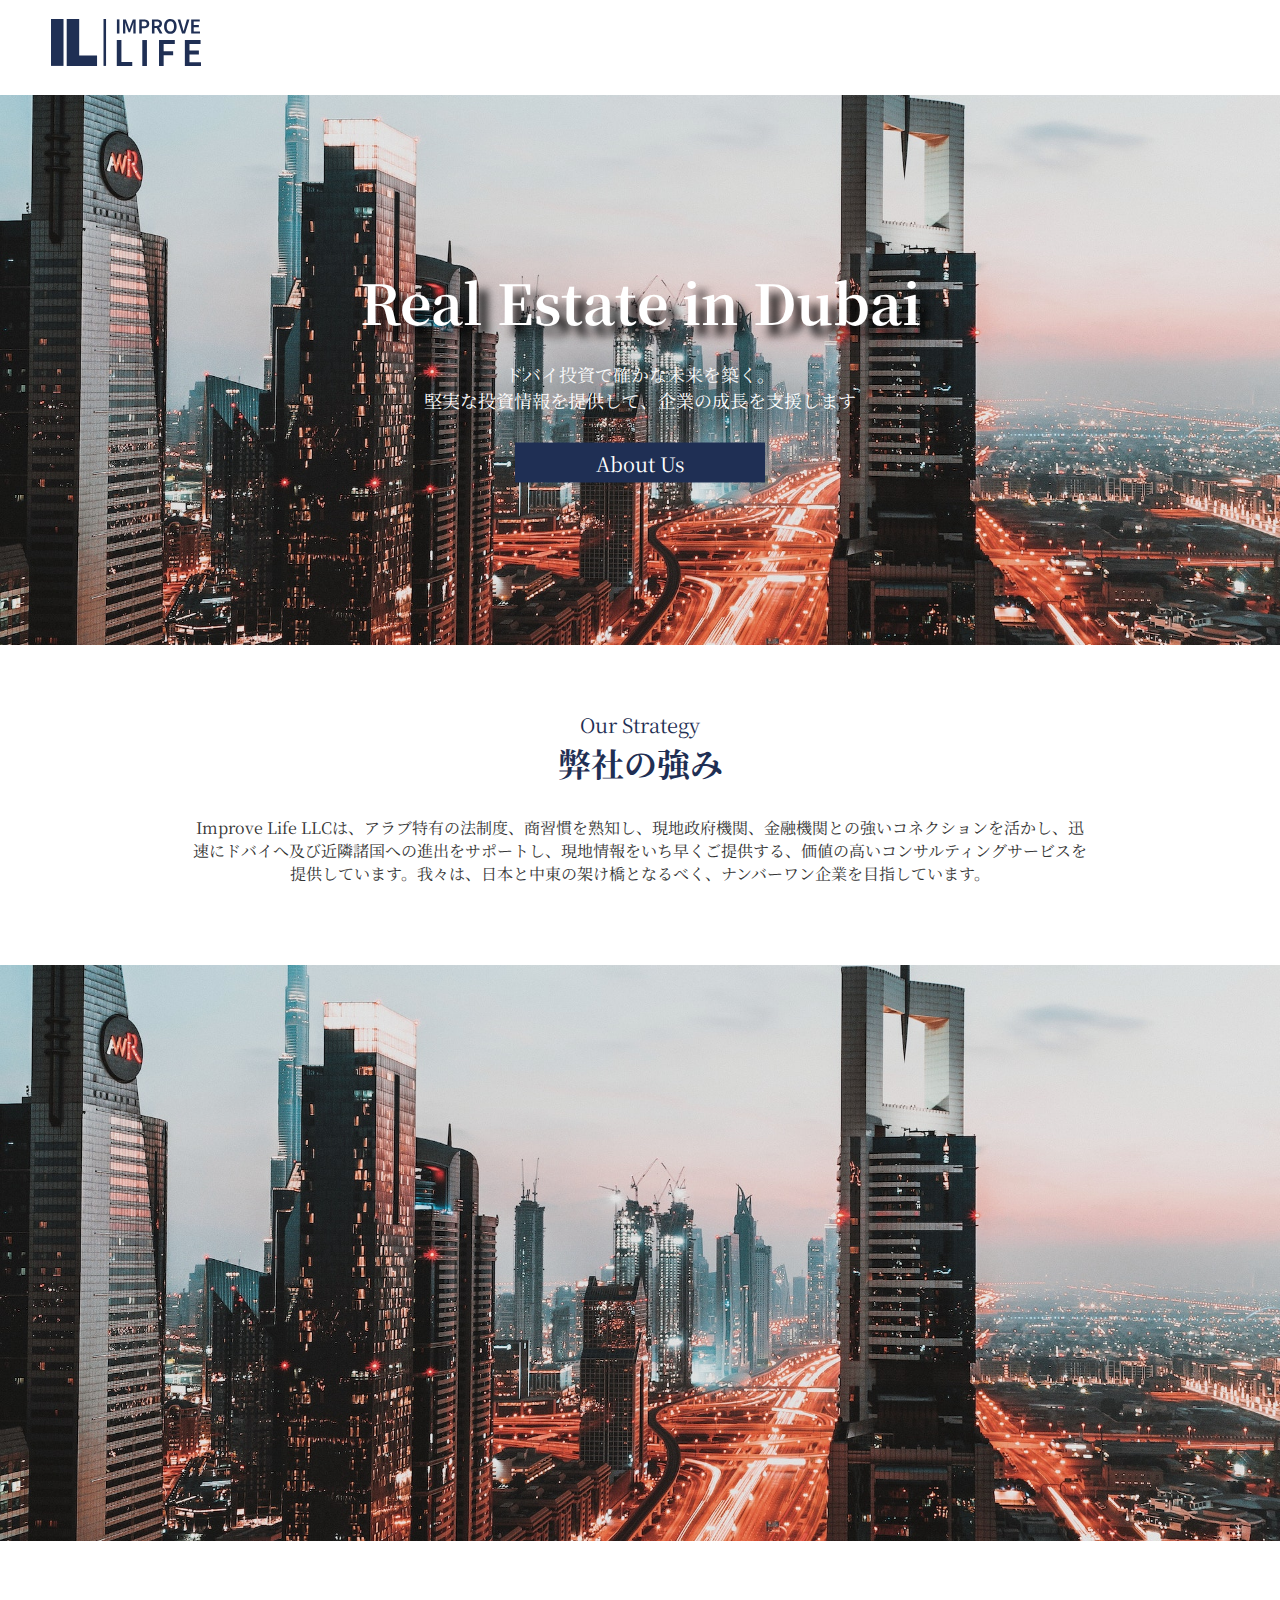
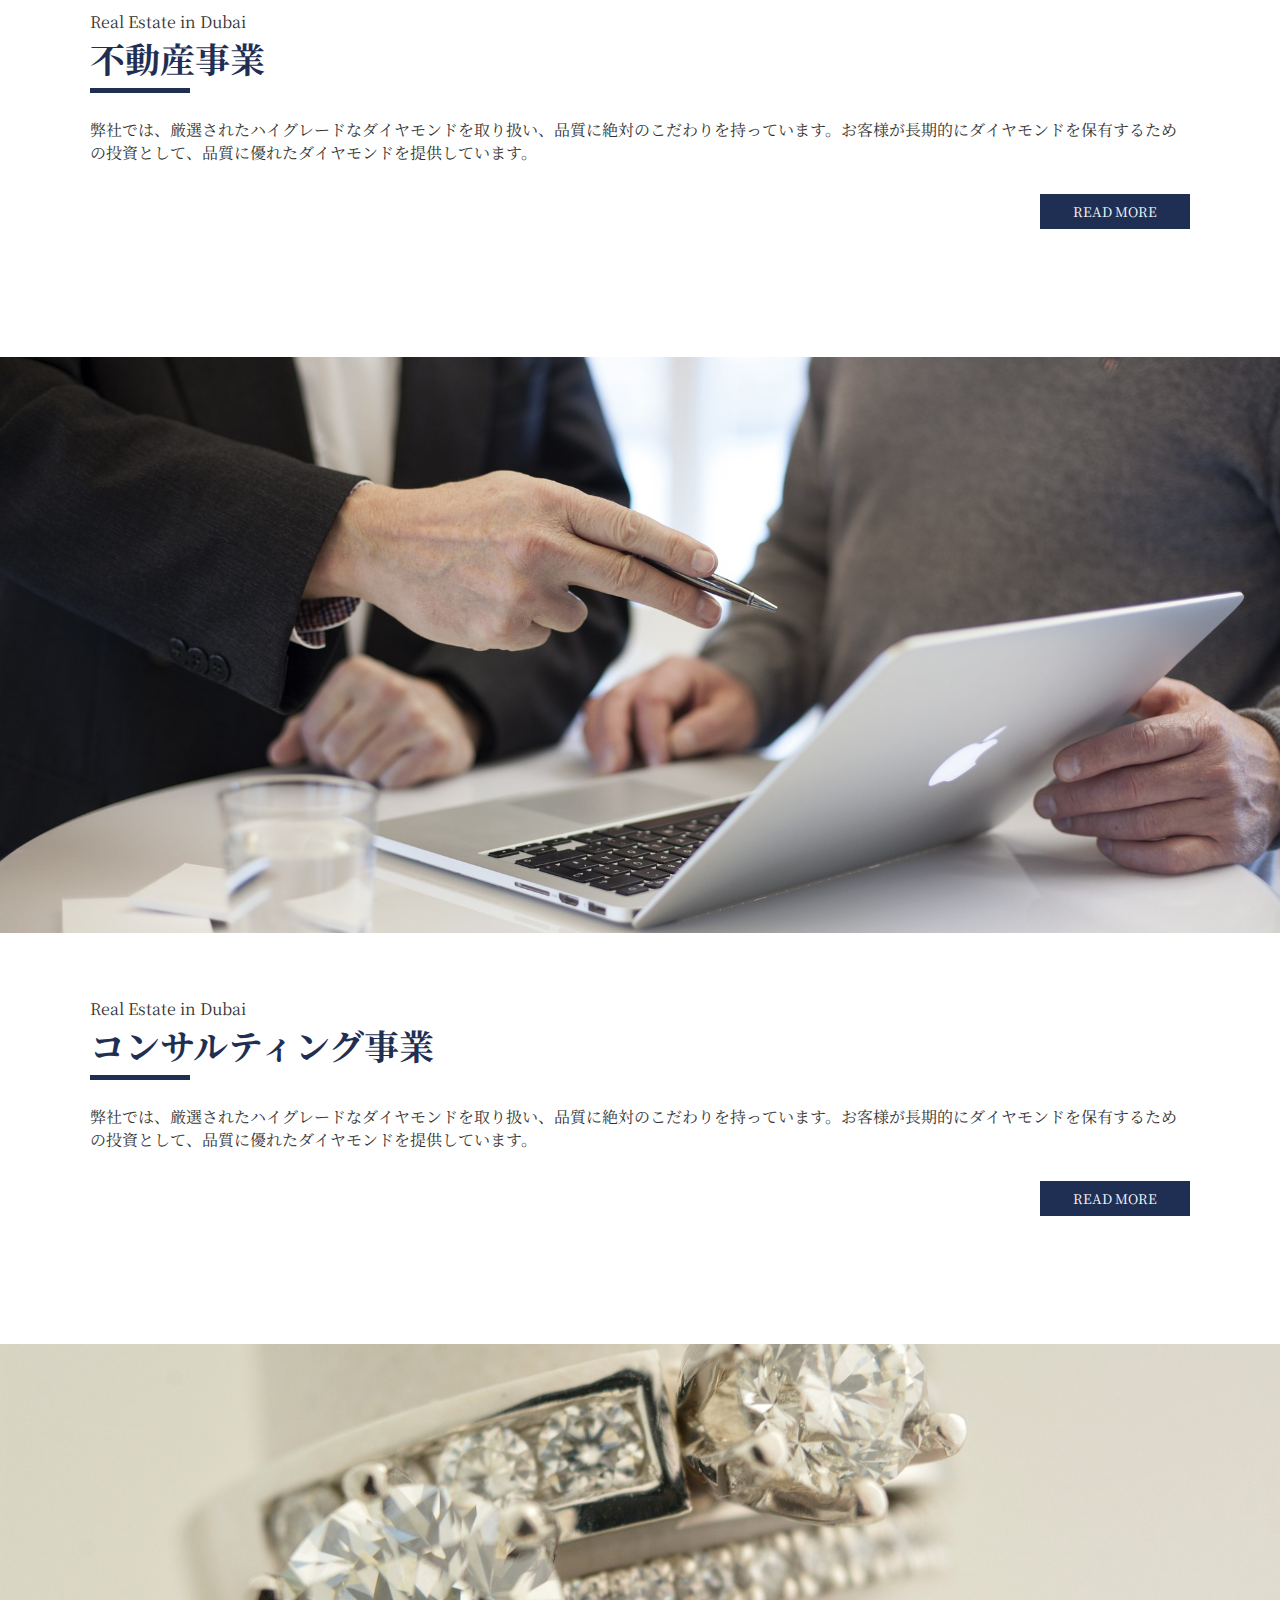
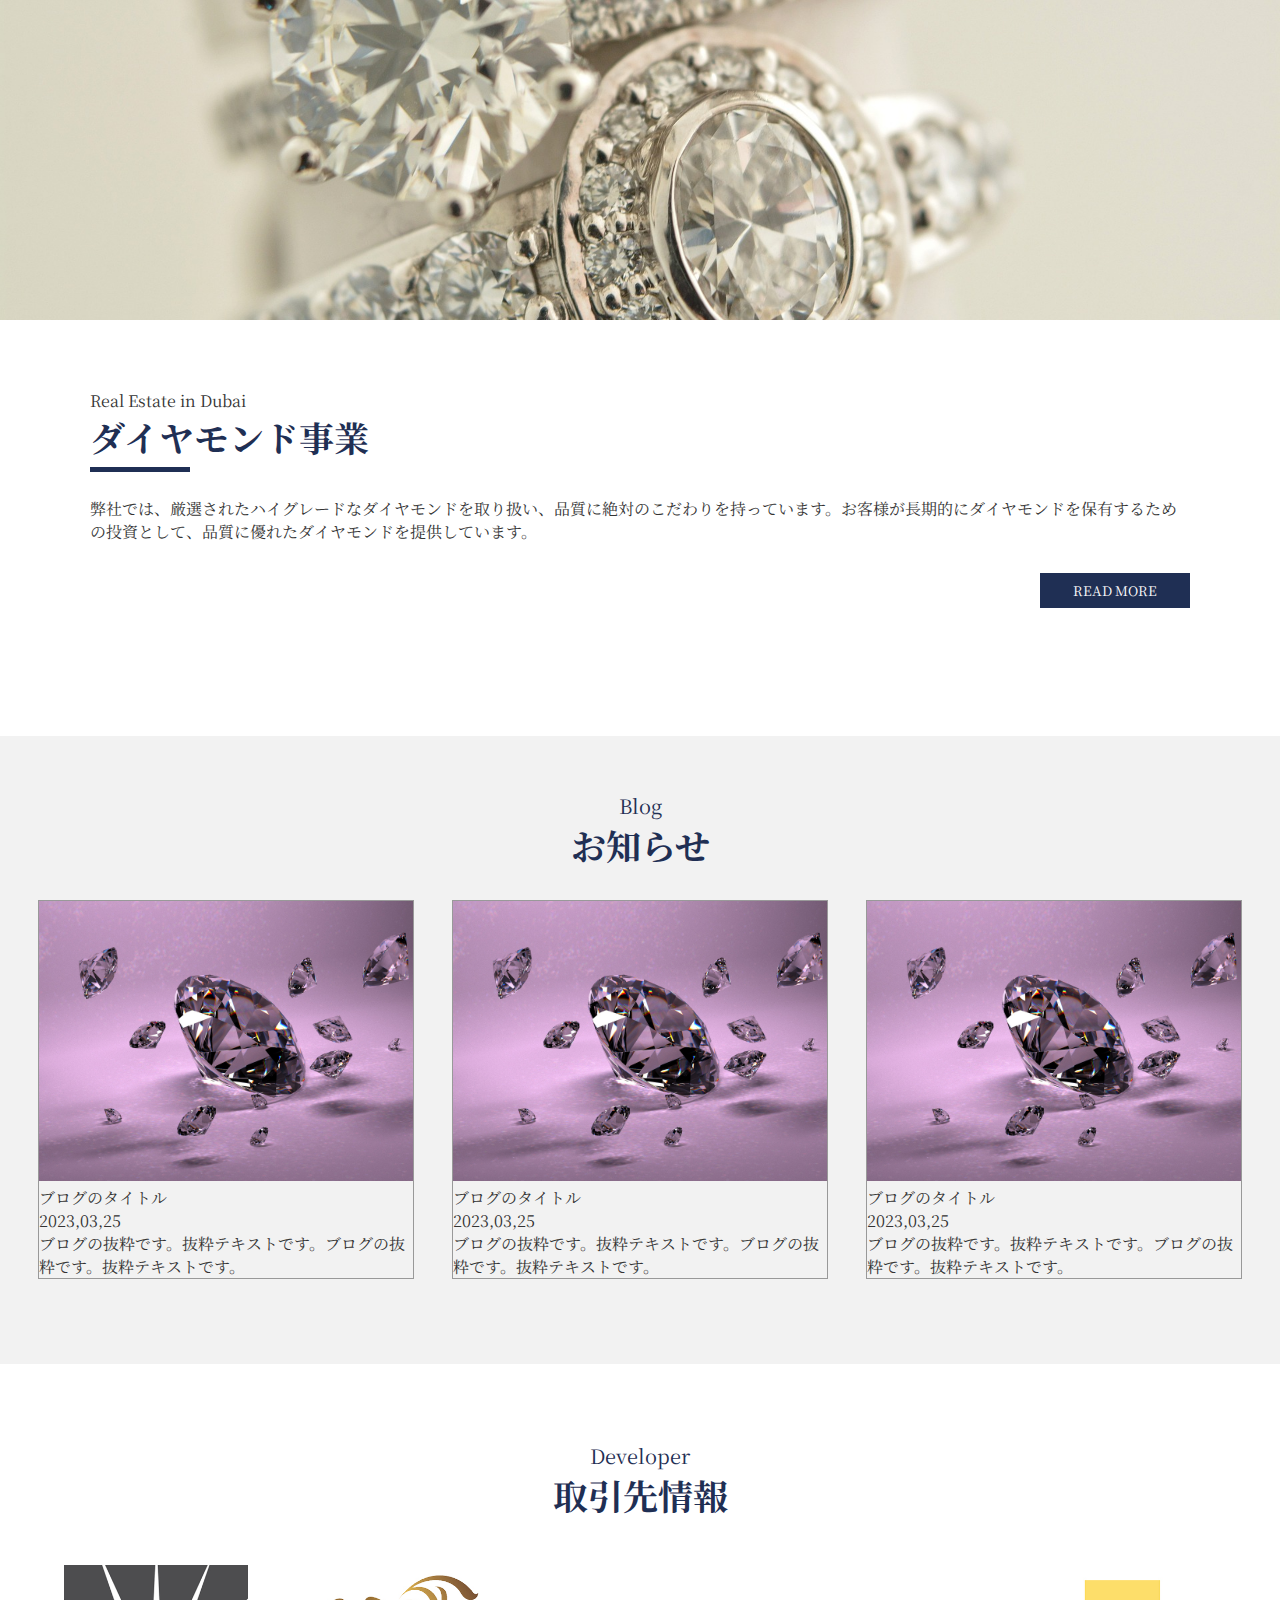
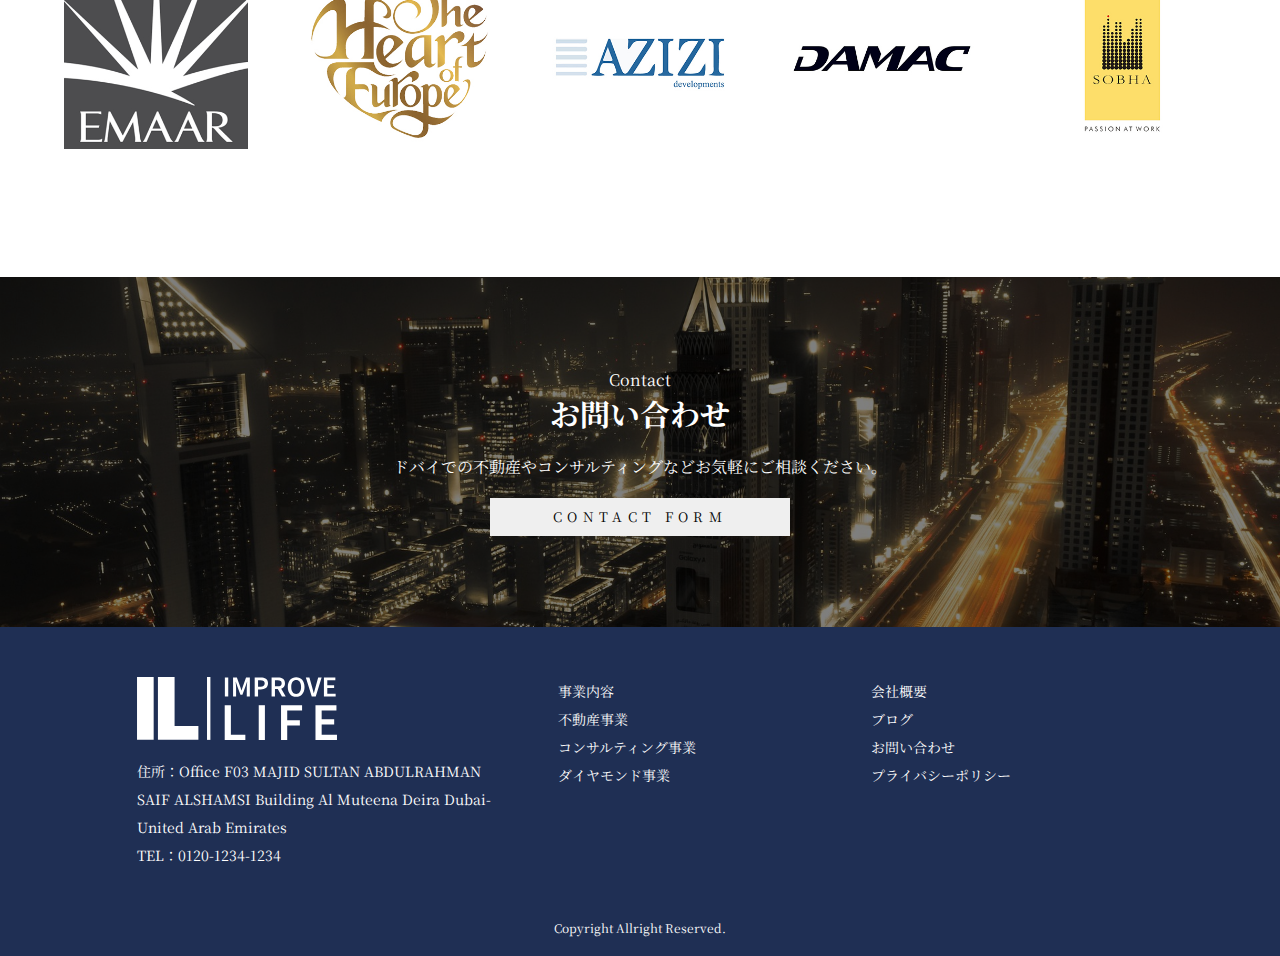
<file: index.html>
<!DOCTYPE html>
<html lang="ja">
  <head>
    <meta charset="UTF-8" />
    <meta http-equiv="X-UA-Compatible" content="IE=edge" />
    <meta name="viewport" content="width=device-width, initial-scale=1.0" />
    <title>IMPROVE LIFE公式サイト</title>
    <link rel="preconnect" href="https://fonts.googleapis.com" />
    <link rel="preconnect" href="https://fonts.gstatic.com" crossorigin />
    <link
      href="https://fonts.googleapis.com/css2?family=Noto+Serif+JP:wght@400;500;600;700&display=swap"
      rel="stylesheet"
    />
    <link
      rel="stylesheet"
      href="https://cdnjs.cloudflare.com/ajax/libs/font-awesome/6.4.0/css/all.min.css"
      integrity="sha512-iecdLmaskl7CVkqkXNQ/ZH/XLlvWZOJyj7Yy7tcenmpD1ypASozpmT/E0iPtmFIB46ZmdtAc9eNBvH0H/ZpiBw=="
      crossorigin="anonymous"
      referrerpolicy="no-referrer"
    />
    <link rel="stylesheet" href="./style.css" />
  </head>
  <body>
    <header>
      <h1>
        <a href="/">
          <img src="./image/improvelife-logo.svg" alt="" />
        </a>
      </h1>
      <ul id="navMenu">
        <li><a href="about.html">会社概要</a></li>
        <li>
          事業内容
          <div class="dropdown">
            <a href="/realestate.html">不動産事業</a>
            <a href="/consulting.html">コンサルティング事業</a>
            <a href="/diamond.html">ダイヤモンド事業</a>
          </div>
        </li>
        <li><a href="">ブログ</a></li>
        <li><a href="">お問い合わせ</a></li>
      </ul>
      <i id="navBtn" class="fa-solid fa-bars forSp"></i>
    </header>

    <main>
      <section id="hero">
        <img src="./image/hero-img.jpg" alt="" />
        <div class="hero-txt">
          <h3>Real Estate in Dubai</h3>
          <p>
            ドバイ投資で確かな未来を築く。<br />堅実な投資情報を提供して、企業の成長を支援します
          </p>
          <button><a href="/about.html">About Us</a></button>
        </div>
      </section>

      <section id="strength">
        <p class="head-sub">Our Strategy</p>
        <h3 class="head-main">弊社の強み</h3>
        <p>
          Improve Life
          LLCは、アラブ特有の法制度、商習慣を熟知し、現地政府機関、金融機関との強いコネクションを活かし、迅速にドバイへ及び近隣諸国への進出をサポートし、現地情報をいち早くご提供する、価値の高いコンサルティングサービスを提供しています。我々は、日本と中東の架け橋となるべく、ナンバーワン企業を目指しています。
        </p>
      </section>

      <section id="services">
        <div class="estate service">
          <img src="./image/hero-img.jpg" alt="" />
          <div class="service-txt">
            <p>Real Estate in Dubai</p>
            <h3>不動産事業</h3>
            <span class="border"></span>
            <p>
              弊社では、厳選されたハイグレードなダイヤモンドを取り扱い、品質に絶対のこだわりを持っています。お客様が長期的にダイヤモンドを保有するための投資として、品質に優れたダイヤモンドを提供しています。
            </p>
            <button><a href="/realestate.html">READ MORE</a></button>
          </div>
        </div>
        <div class="consulting service">
          <div class="service-txt">
            <p>Real Estate in Dubai</p>
            <h3>コンサルティング事業</h3>
            <span class="border"></span>
            <p>
              弊社では、厳選されたハイグレードなダイヤモンドを取り扱い、品質に絶対のこだわりを持っています。お客様が長期的にダイヤモンドを保有するための投資として、品質に優れたダイヤモンドを提供しています。
            </p>
            <button><a href="/consulting.html">READ MORE</a></button>
          </div>
          <img src="./image/consulting-img.jpg" alt="" />
        </div>
        <div class="diamond service">
          <div class="diamond service">
            <img src="./image/diamond-img.jpg" alt="" />
            <div class="service-txt">
              <p>Real Estate in Dubai</p>
              <h3>ダイヤモンド事業</h3>
              <span class="border"></span>
              <p>
                弊社では、厳選されたハイグレードなダイヤモンドを取り扱い、品質に絶対のこだわりを持っています。お客様が長期的にダイヤモンドを保有するための投資として、品質に優れたダイヤモンドを提供しています。
              </p>
              <button><a href="/diamond.html">READ MORE</a></button>
            </div>
          </div>
        </div>
      </section>
      <section id="blog">
        <div class="blog-head">
          <p class="head-sub">Blog</p>
          <h3 class="head-main">お知らせ</h3>
        </div>
        <div class="blog-container">
          <div class="card">
            <img src="./image/diamond-img2.jpg" alt="" />
            <div class="card-txt">
              <p>ブログのタイトル</p>
              <p>2023,03,25</p>
              <p>
                ブログの抜粋です。抜粋テキストです。ブログの抜粋です。抜粋テキストです。
              </p>
            </div>
          </div>
          <div class="card">
            <img src="./image/diamond-img2.jpg" alt="" />
            <div class="card-txt">
              <p>ブログのタイトル</p>
              <p>2023,03,25</p>
              <p>
                ブログの抜粋です。抜粋テキストです。ブログの抜粋です。抜粋テキストです。
              </p>
            </div>
          </div>
          <div class="card">
            <img src="./image/diamond-img2.jpg" alt="" />
            <div class="card-txt">
              <p>ブログのタイトル</p>
              <p>2023,03,25</p>
              <p>
                ブログの抜粋です。抜粋テキストです。ブログの抜粋です。抜粋テキストです。
              </p>
            </div>
          </div>
        </div>
      </section>

      <section id="developer">
        <div class="developer-head">
          <p class="head-sub">Developer</p>
          <h3 class="head-main">取引先情報</h3>
        </div>
        <div class="developerContainer">
          <img src="./image/image1.jpg" alt="" />
          <img src="./image/image2.jpg" alt="" />
          <img src="./image/image3.jpg" alt="" />
          <img src="./image/image4.jpg" alt="" />
          <img src="./image/image5.jpg" alt="" />
        </div>
      </section>

      <section id="contactBottom">
        <img src="./image/contact-img.jpg" alt="" />
        <div class="contact-txt">
          <p>Contact</p>
          <h3>お問い合わせ</h3>
          <p>ドバイでの不動産やコンサルティングなどお気軽にご相談ください。</p>
          <button><a href="#">CONTACT FORM</a></button>
        </div>
      </section>
    </main>
    <footer>
      <div class="footerContainer">
        <div class="item">
          <p><img src="./image/improvelife-logo_white.svg" alt="" /></p>
          <p>
            住所：Office F03 MAJID SULTAN ABDULRAHMAN SAIF ALSHAMSI Building Al
            Muteena Deira Dubai-United Arab Emirates
          </p>
          <p>TEL：0120-1234-1234</p>
        </div>
        <div class="item">
          <ul>
            <li>事業内容</li>
            <li><a href="/realestate.html">不動産事業</a></li>
            <li><a href="/consulting.html">コンサルティング事業</a></li>
            <li><a href="/diamond.html">ダイヤモンド事業</a></li>
          </ul>
        </div>
        <div class="item">
          <ul>
            <li><a href="/about.html">会社概要</a></li>
            <li><a href="">ブログ</a></li>
            <li><a href="">お問い合わせ</a></li>
            <li><a href="/privacy.html">プライバシーポリシー</a></li>
          </ul>
        </div>
      </div>
      <p class="footer-txt">Copyright Allright Reserved.</p>
    </footer>

    <script src="./main.js"></script>
  </body>
</html>
</file>
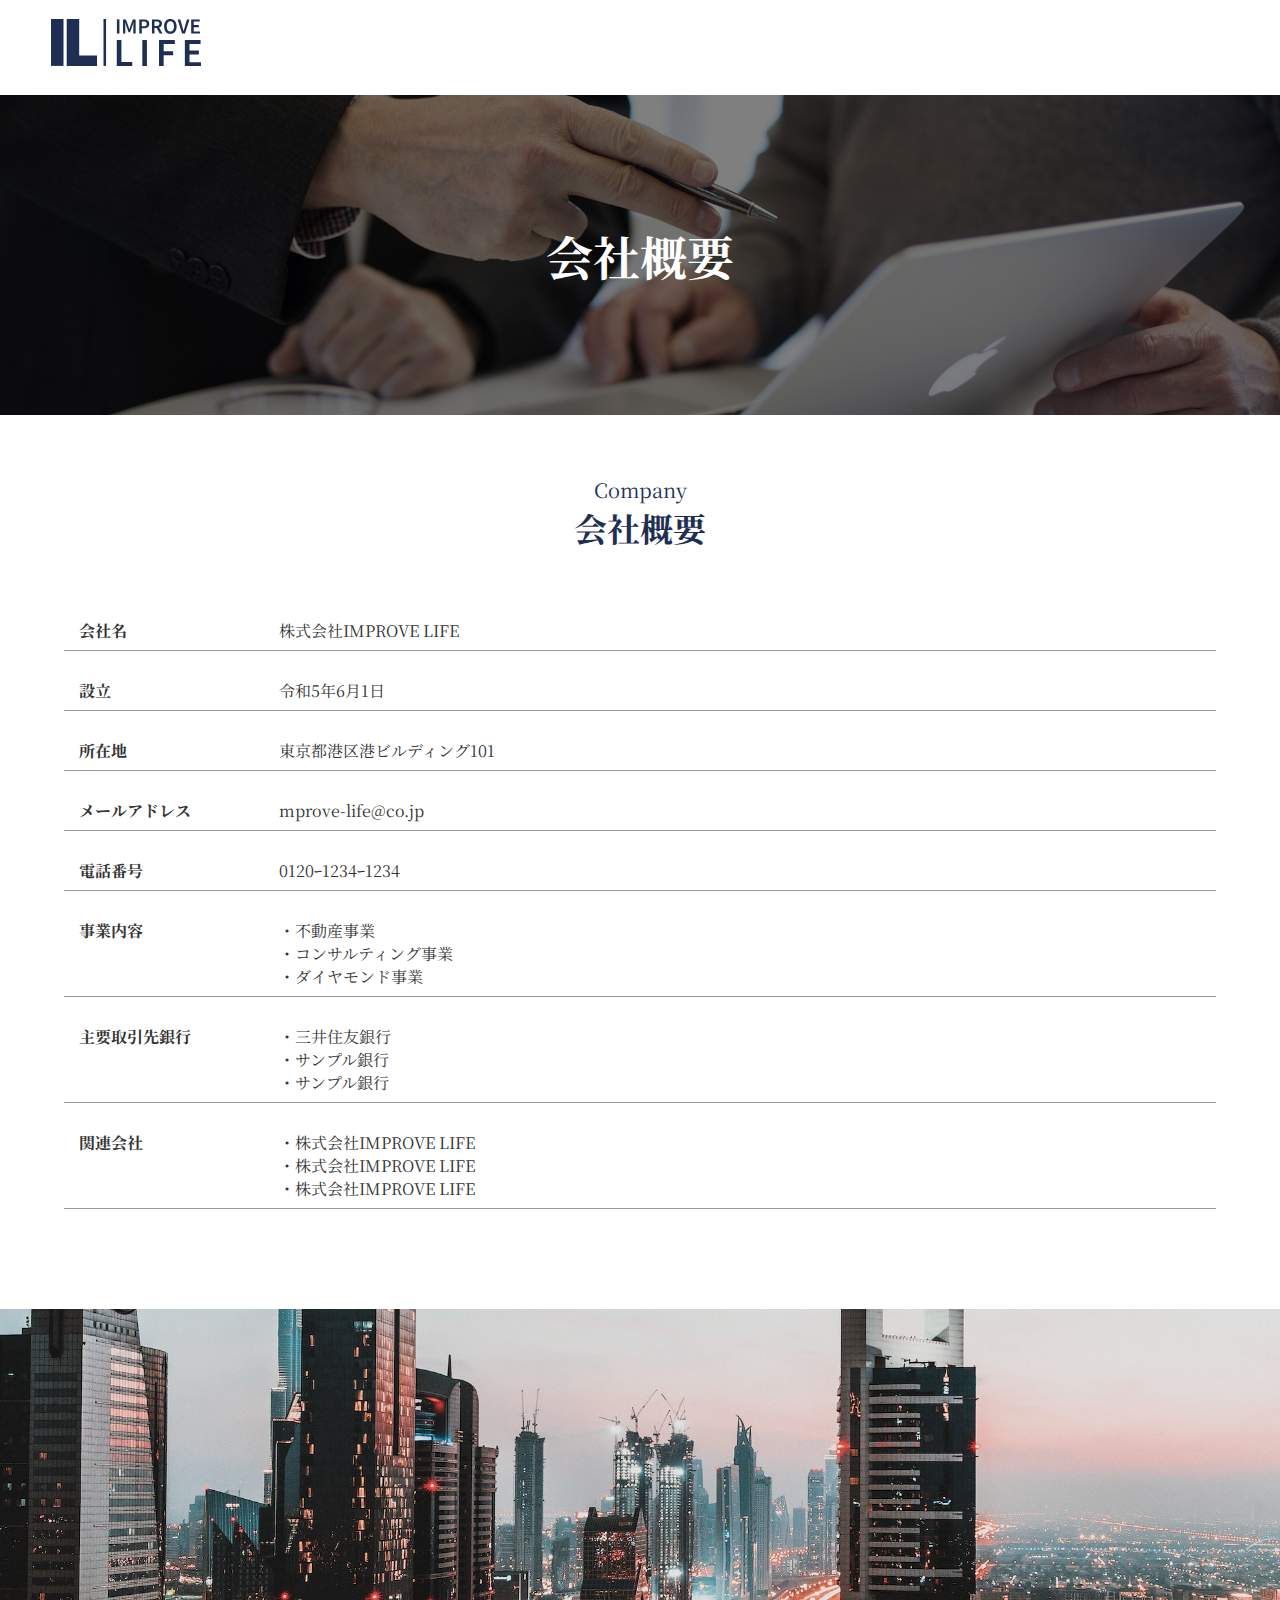
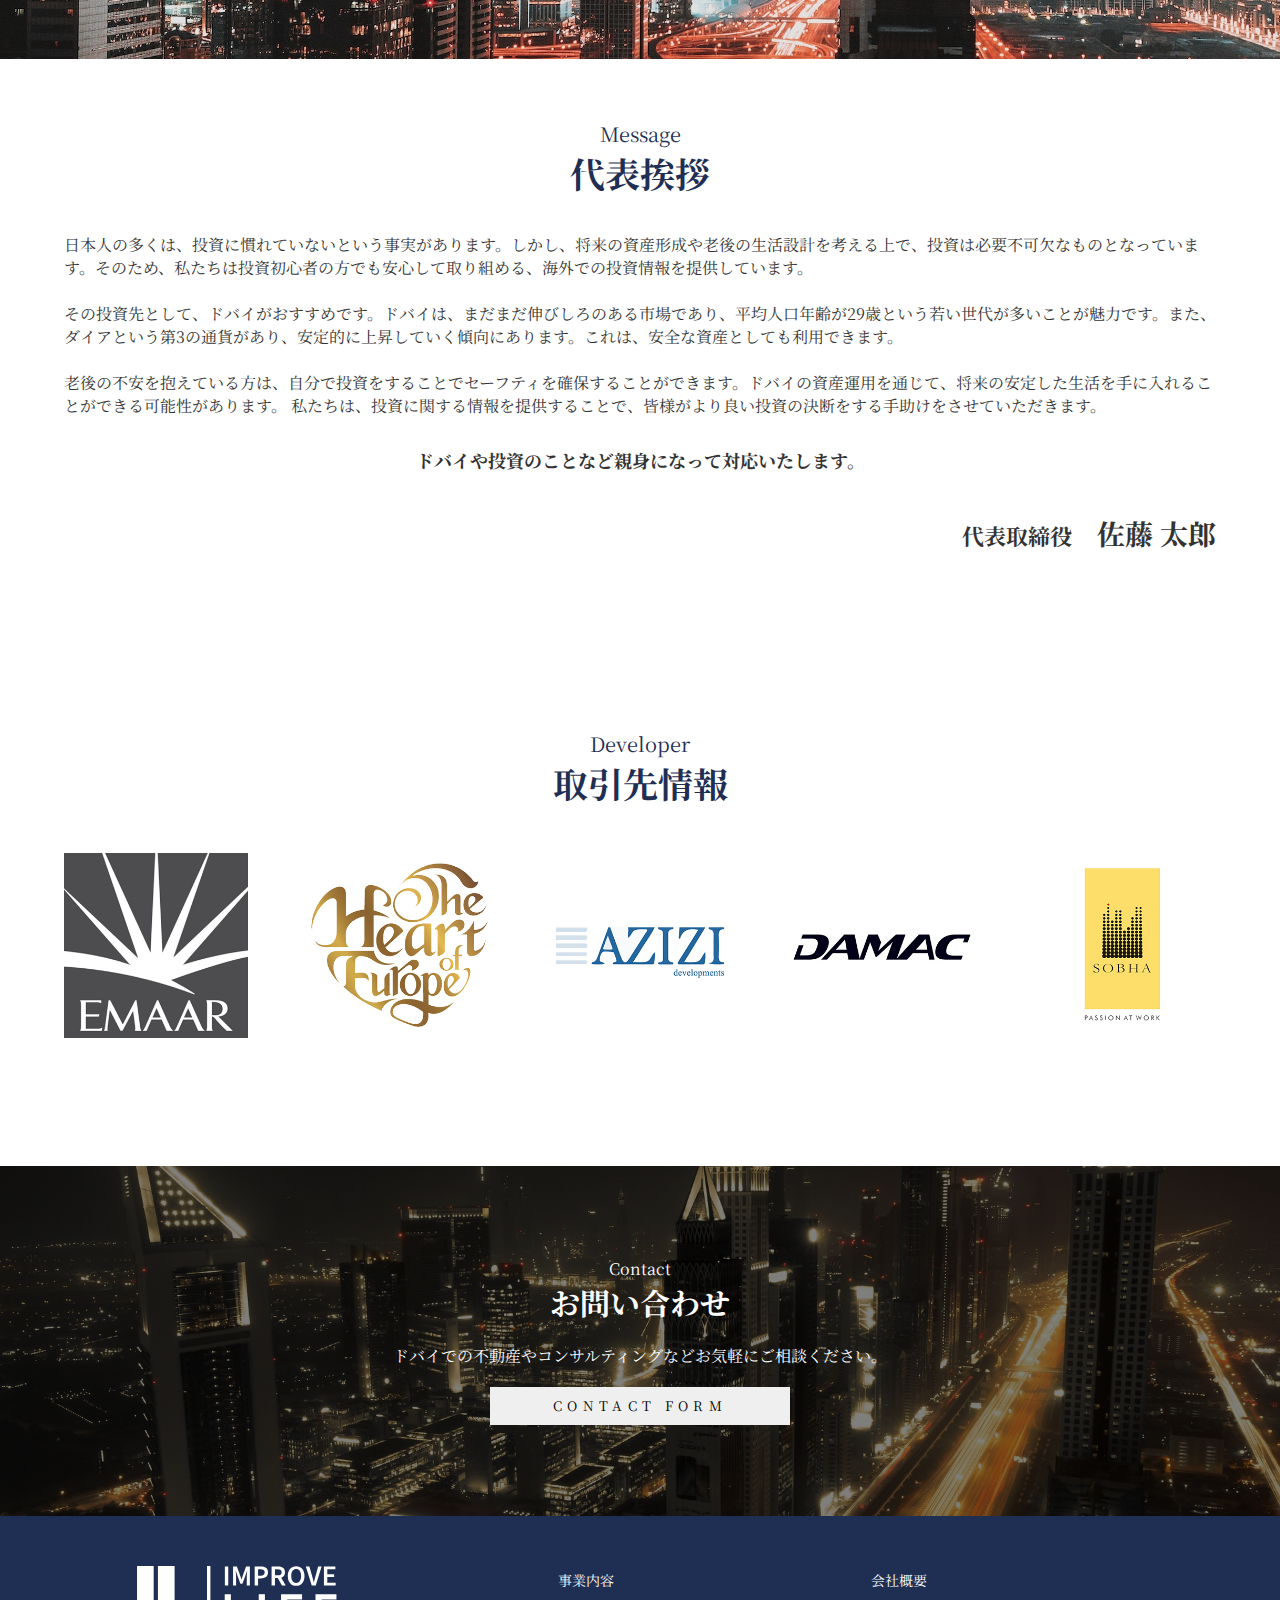
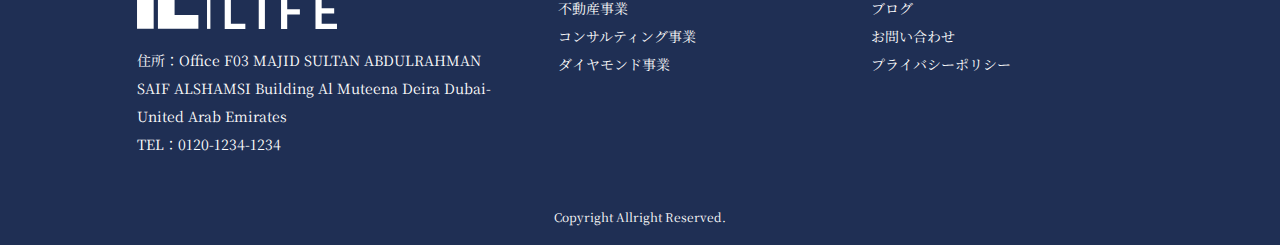
<file: about.html>
<!DOCTYPE html>
<html lang="ja">
  <head>
    <meta charset="UTF-8" />
    <meta http-equiv="X-UA-Compatible" content="IE=edge" />
    <meta name="viewport" content="width=device-width, initial-scale=1.0" />
    <title>IMPROVE LIFE公式サイト</title>
    <link rel="preconnect" href="https://fonts.googleapis.com" />
    <link rel="preconnect" href="https://fonts.gstatic.com" crossorigin />
    <link
      href="https://fonts.googleapis.com/css2?family=Noto+Serif+JP:wght@400;500;600;700&display=swap"
      rel="stylesheet"
    />
    <link
      rel="stylesheet"
      href="https://cdnjs.cloudflare.com/ajax/libs/font-awesome/6.4.0/css/all.min.css"
      integrity="sha512-iecdLmaskl7CVkqkXNQ/ZH/XLlvWZOJyj7Yy7tcenmpD1ypASozpmT/E0iPtmFIB46ZmdtAc9eNBvH0H/ZpiBw=="
      crossorigin="anonymous"
      referrerpolicy="no-referrer"
    />
    <link rel="stylesheet" href="./style.css" />
  </head>
  <body>
    <header>
      <h1>
        <a href="/">
          <img src="./image/improvelife-logo.svg" alt="" />
        </a>
      </h1>
      <ul id="navMenu">
        <li><a href="about.html">会社概要</a></li>
        <li>
          事業内容
          <div class="dropdown">
            <a href="/realestate.html">不動産事業</a>
            <a href="/consulting.html">コンサルティング事業</a>
            <a href="/diamond.html">ダイヤモンド事業</a>
          </div>
        </li>
        <li><a href="">ブログ</a></li>
        <li><a href="">お問い合わせ</a></li>
      </ul>
      <i id="navBtn" class="fa-solid fa-bars forSp"></i>
    </header>

    <main>
      <section id="aboutHero">
        <img src="./image/consulting-img.jpg" alt="" />
        <div class="hero-txt">
          <h3>会社概要</h3>
        </div>
      </section>

      <section id="strength" class="aboutStrength">
        <p class="head-sub">Company</p>
        <h3 class="head-main">会社概要</h3>
      </section>

      <div class="companyDetail">
        <div class="row">
          <p class="detailHl">会社名</p>
          <p class="detailInfo">株式会社IMPROVE LIFE</p>
        </div>
        <div class="row">
          <p class="detailHl">設立</p>
          <p class="detailInfo">令和5年6月1日</p>
        </div>
        <div class="row">
          <p class="detailHl">所在地</p>
          <p class="detailInfo">東京都港区港ビルディング101</p>
        </div>
        <div class="row">
          <p class="detailHl">メールアドレス</p>
          <p class="detailInfo">mprove-life@co.jp</p>
        </div>
        <div class="row">
          <p class="detailHl">電話番号</p>
          <p class="detailInfo">0120ｰ1234ｰ1234</p>
        </div>
        <div class="row">
          <p class="detailHl">事業内容</p>
          <p class="detailInfo">
            ・不動産事業<br />・コンサルティング事業<br />・ダイヤモンド事業
          </p>
        </div>
        <div class="row">
          <p class="detailHl">主要取引先銀行</p>
          <p class="detailInfo">
            ・三井住友銀行<br />・サンプル銀行<br />・サンプル銀行
          </p>
        </div>
        <div class="row">
          <p class="detailHl">関連会社</p>
          <p class="detailInfo">
            ・株式会社IMPROVE LIFE<br />・株式会社IMPROVE LIFE<br />・株式会社IMPROVE
            LIFE
          </p>
        </div>
      </div>

      <section id="divider">
        <img src="./image/hero-img.jpg" alt="" />
      </section>

      <section id="message">
        <p class="head-sub">Message</p>
        <h3 class="head-main">代表挨拶</h3>
        <div class="messageContainer">
          <p>
            日本人の多くは、投資に慣れていないという事実があります。しかし、将来の資産形成や老後の生活設計を考える上で、投資は必要不可欠なものとなっています。そのため、私たちは投資初心者の方でも安心して取り組める、海外での投資情報を提供しています。<br /><br />
            その投資先として、ドバイがおすすめです。ドバイは、まだまだ伸びしろのある市場であり、平均人口年齢が29歳という若い世代が多いことが魅力です。また、ダイアという第3の通貨があり、安定的に上昇していく傾向にあります。これは、安全な資産としても利用できます。<br /><br />
            老後の不安を抱えている方は、自分で投資をすることでセーフティを確保することができます。ドバイの資産運用を通じて、将来の安定した生活を手に入れることができる可能性があります。
            私たちは、投資に関する情報を提供することで、皆様がより良い投資の決断をする手助けをさせていただきます。
          </p>
          <p>ドバイや投資のことなど親身になって対応いたします。</p>
          <p class="messageName">代表取締役<span>佐藤 太郎</span></p>
        </div>
      </section>

      <section id="developer">
        <div class="developer-head">
          <p class="head-sub">Developer</p>
          <h3 class="head-main">取引先情報</h3>
        </div>
        <div class="developerContainer">
          <img src="./image/image1.jpg" alt="" />
          <img src="./image/image2.jpg" alt="" />
          <img src="./image/image3.jpg" alt="" />
          <img src="./image/image4.jpg" alt="" />
          <img src="./image/image5.jpg" alt="" />
        </div>
      </section>

      <section id="contactBottom">
        <img src="./image/contact-img.jpg" alt="" />
        <div class="contact-txt">
          <p>Contact</p>
          <h3>お問い合わせ</h3>
          <p>ドバイでの不動産やコンサルティングなどお気軽にご相談ください。</p>
          <button><a href="#">CONTACT FORM</a></button>
        </div>
      </section>
    </main>

    <footer>
      <div class="footerContainer">
        <div class="item">
          <p><img src="./image/improvelife-logo_white.svg" alt="" /></p>
          <p>
            住所：Office F03 MAJID SULTAN ABDULRAHMAN SAIF ALSHAMSI Building Al
            Muteena Deira Dubai-United Arab Emirates
          </p>
          <p>TEL：0120-1234-1234</p>
        </div>
        <div class="item">
          <ul>
            <li>事業内容</li>
            <li><a href="/realestate.html">不動産事業</a></li>
            <li><a href="/consulting.html">コンサルティング事業</a></li>
            <li><a href="/diamond.html">ダイヤモンド事業</a></li>
          </ul>
        </div>
        <div class="item">
          <ul>
            <li><a href="/about.html">会社概要</a></li>
            <li><a href="">ブログ</a></li>
            <li><a href="">お問い合わせ</a></li>
            <li><a href="/privacy.html">プライバシーポリシー</a></li>
          </ul>
        </div>
      </div>
      <p class="footer-txt">Copyright Allright Reserved.</p>
    </footer>

    <script src="./main.js"></script>
  </body>
</html>
</file>
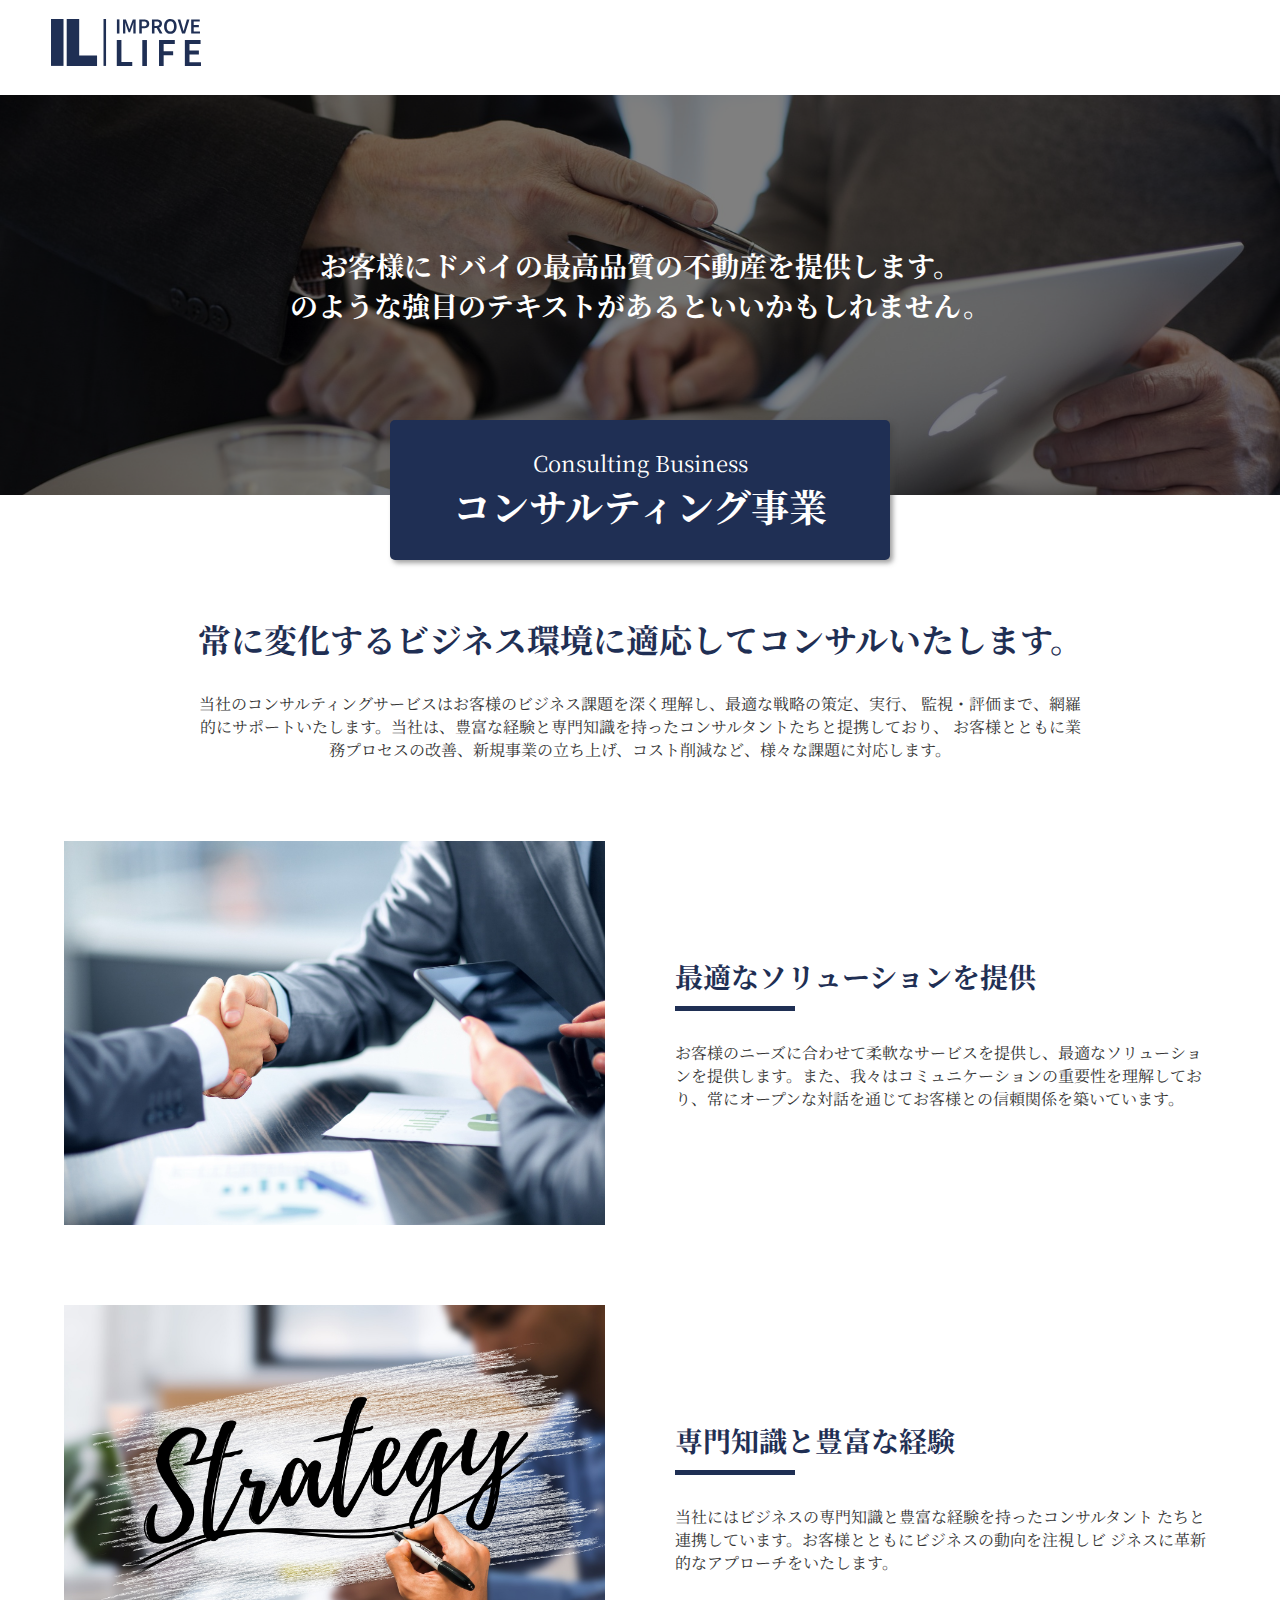
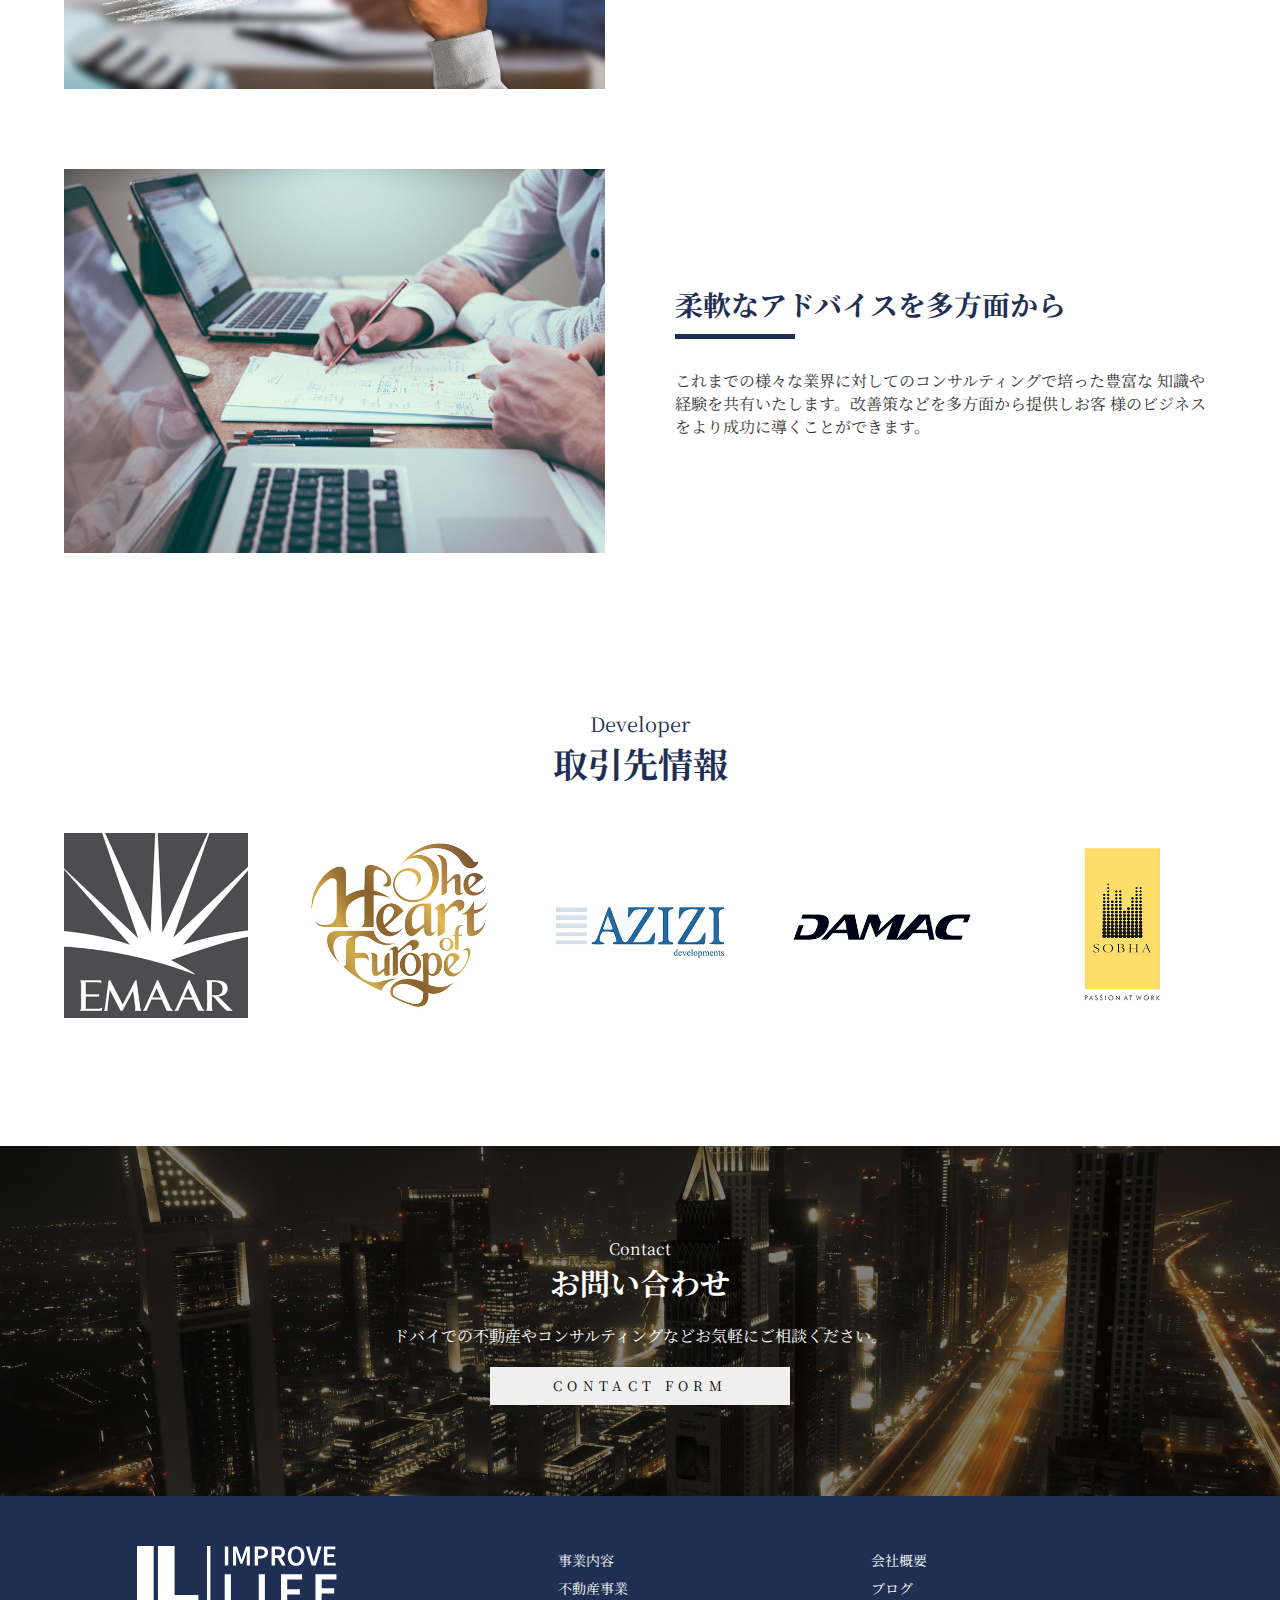
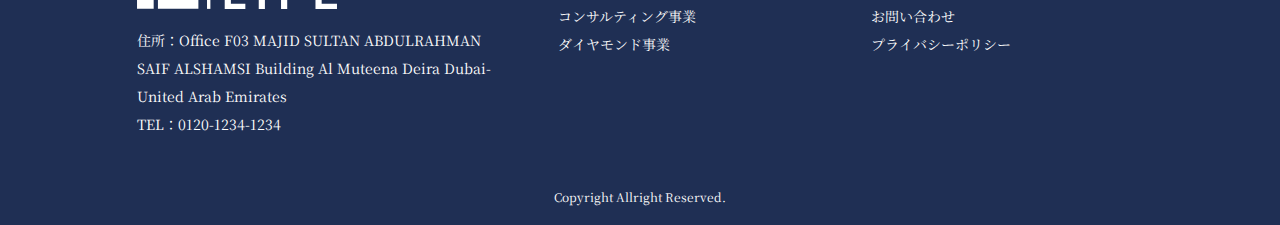
<file: consulting.html>
<!DOCTYPE html>
<html lang="ja">
  <head>
    <meta charset="UTF-8" />
    <meta http-equiv="X-UA-Compatible" content="IE=edge" />
    <meta name="viewport" content="width=device-width, initial-scale=1.0" />
    <title>IMPROVE LIFE公式サイト</title>
    <link rel="preconnect" href="https://fonts.googleapis.com" />
    <link rel="preconnect" href="https://fonts.gstatic.com" crossorigin />
    <link
      href="https://fonts.googleapis.com/css2?family=Noto+Serif+JP:wght@400;500;600;700&display=swap"
      rel="stylesheet"
    />
    <link rel="stylesheet" href="./style.css" />
    <link
      rel="stylesheet"
      href="https://cdnjs.cloudflare.com/ajax/libs/font-awesome/6.4.0/css/all.min.css"
      integrity="sha512-iecdLmaskl7CVkqkXNQ/ZH/XLlvWZOJyj7Yy7tcenmpD1ypASozpmT/E0iPtmFIB46ZmdtAc9eNBvH0H/ZpiBw=="
      crossorigin="anonymous"
      referrerpolicy="no-referrer"
    />
  </head>
  <body>
    <header>
      <h1>
        <a href="/">
          <img src="./image/improvelife-logo.svg" alt="" />
        </a>
      </h1>
      <ul id="navMenu">
        <li><a href="about.html">会社概要</a></li>
        <li>
          事業内容
          <div class="dropdown">
            <a href="/realestate.html">不動産事業</a>
            <a href="/consulting.html">コンサルティング事業</a>
            <a href="/diamond.html">ダイヤモンド事業</a>
          </div>
        </li>
        <li><a href="">ブログ</a></li>
        <li><a href="">お問い合わせ</a></li>
      </ul>
      <i id="navBtn" class="fa-solid fa-bars forSp"></i>
    </header>

    <main>
      <section id="serviceHero">
        <img src="./image/consulting-img.jpg" alt="" />
        <div class="hero-txt">
          <h3>
            お客様にドバイの最高品質の不動産を提供します。<br />のような強目のテキストがあるといいかもしれません。
          </h3>
        </div>
        <div class="serviceBox">
          <p>Consulting Business</p>
          <p>コンサルティング事業</p>
        </div>
      </section>

      <section id="strength" class="subStrength">
        <h3 class="head-main">
          常に変化するビジネス環境に適応してコンサルいたします。
        </h3>
        <p>
          当社のコンサルティングサービスはお客様のビジネス課題を深く理解し、最適な戦略の策定、実行、
          監視・評価まで、網羅的にサポートいたします。当社は、豊富な経験と専門知識を持ったコンサルタントたちと提携しており、
          お客様とともに業務プロセスの改善、新規事業の立ち上げ、コスト削減など、様々な課題に対応します。
        </p>
      </section>

      <section id="serviceDetail">
        <div class="detail">
          <img src="./image/consulting-detail1.jpg" alt="" />
          <div class="detailContent">
            <h3>最適なソリューションを提供</h3>
            <span class="detailBorder"></span>
            <p>
              お客様のニーズに合わせて柔軟なサービスを提供し、最適なソリューショ
              ンを提供します。また、我々はコミュニケーションの重要性を理解してお
              り、常にオープンな対話を通じてお客様との信頼関係を築いています。
            </p>
          </div>
        </div>

        <div class="detail">
          <img src="./image/consulting-detail2.jpg" alt="" />
          <div class="detailContent">
            <h3>専門知識と豊富な経験</h3>
            <span class="detailBorder"></span>
            <p>
              当社にはビジネスの専門知識と豊富な経験を持ったコンサルタント
              たちと連携しています。お客様とともにビジネスの動向を注視しビ
              ジネスに革新的なアプローチをいたします。
            </p>
          </div>
        </div>

        <div class="detail">
          <img src="./image/consulting-detail3.jpg" alt="" />
          <div class="detailContent">
            <h3>柔軟なアドバイスを多方面から</h3>
            <span class="detailBorder"></span>
            <p>
              これまでの様々な業界に対してのコンサルティングで培った豊富な
              知識や経験を共有いたします。改善策などを多方面から提供しお客
              様のビジネスをより成功に導くことができます。
            </p>
          </div>
        </div>
      </section>

      <section id="developer">
        <div class="developer-head">
          <p class="head-sub">Developer</p>
          <h3 class="head-main">取引先情報</h3>
        </div>
        <div class="developerContainer">
          <img src="./image/image1.jpg" alt="" />
          <img src="./image/image2.jpg" alt="" />
          <img src="./image/image3.jpg" alt="" />
          <img src="./image/image4.jpg" alt="" />
          <img src="./image/image5.jpg" alt="" />
        </div>
      </section>

      <section id="contactBottom">
        <img src="./image/contact-img.jpg" alt="" />
        <div class="contact-txt">
          <p>Contact</p>
          <h3>お問い合わせ</h3>
          <p>ドバイでの不動産やコンサルティングなどお気軽にご相談ください。</p>
          <button><a href="#">CONTACT FORM</a></button>
        </div>
      </section>
    </main>

    <footer>
      <div class="footerContainer">
        <div class="item">
          <p><img src="./image/improvelife-logo_white.svg" alt="" /></p>
          <p>
            住所：Office F03 MAJID SULTAN ABDULRAHMAN SAIF ALSHAMSI Building Al
            Muteena Deira Dubai-United Arab Emirates
          </p>
          <p>TEL：0120-1234-1234</p>
        </div>
        <div class="item">
          <ul>
            <li>事業内容</li>
            <li><a href="/realestate.html">不動産事業</a></li>
            <li><a href="/consulting.html">コンサルティング事業</a></li>
            <li><a href="/diamond.html">ダイヤモンド事業</a></li>
          </ul>
        </div>
        <div class="item">
          <ul>
            <li><a href="/about.html">会社概要</a></li>
            <li><a href="">ブログ</a></li>
            <li><a href="">お問い合わせ</a></li>
            <li><a href="/privacy.html">プライバシーポリシー</a></li>
          </ul>
        </div>
      </div>
      <p class="footer-txt">Copyright Allright Reserved.</p>
    </footer>

    <script src="./main.js"></script>
  </body>
</html>
</file>
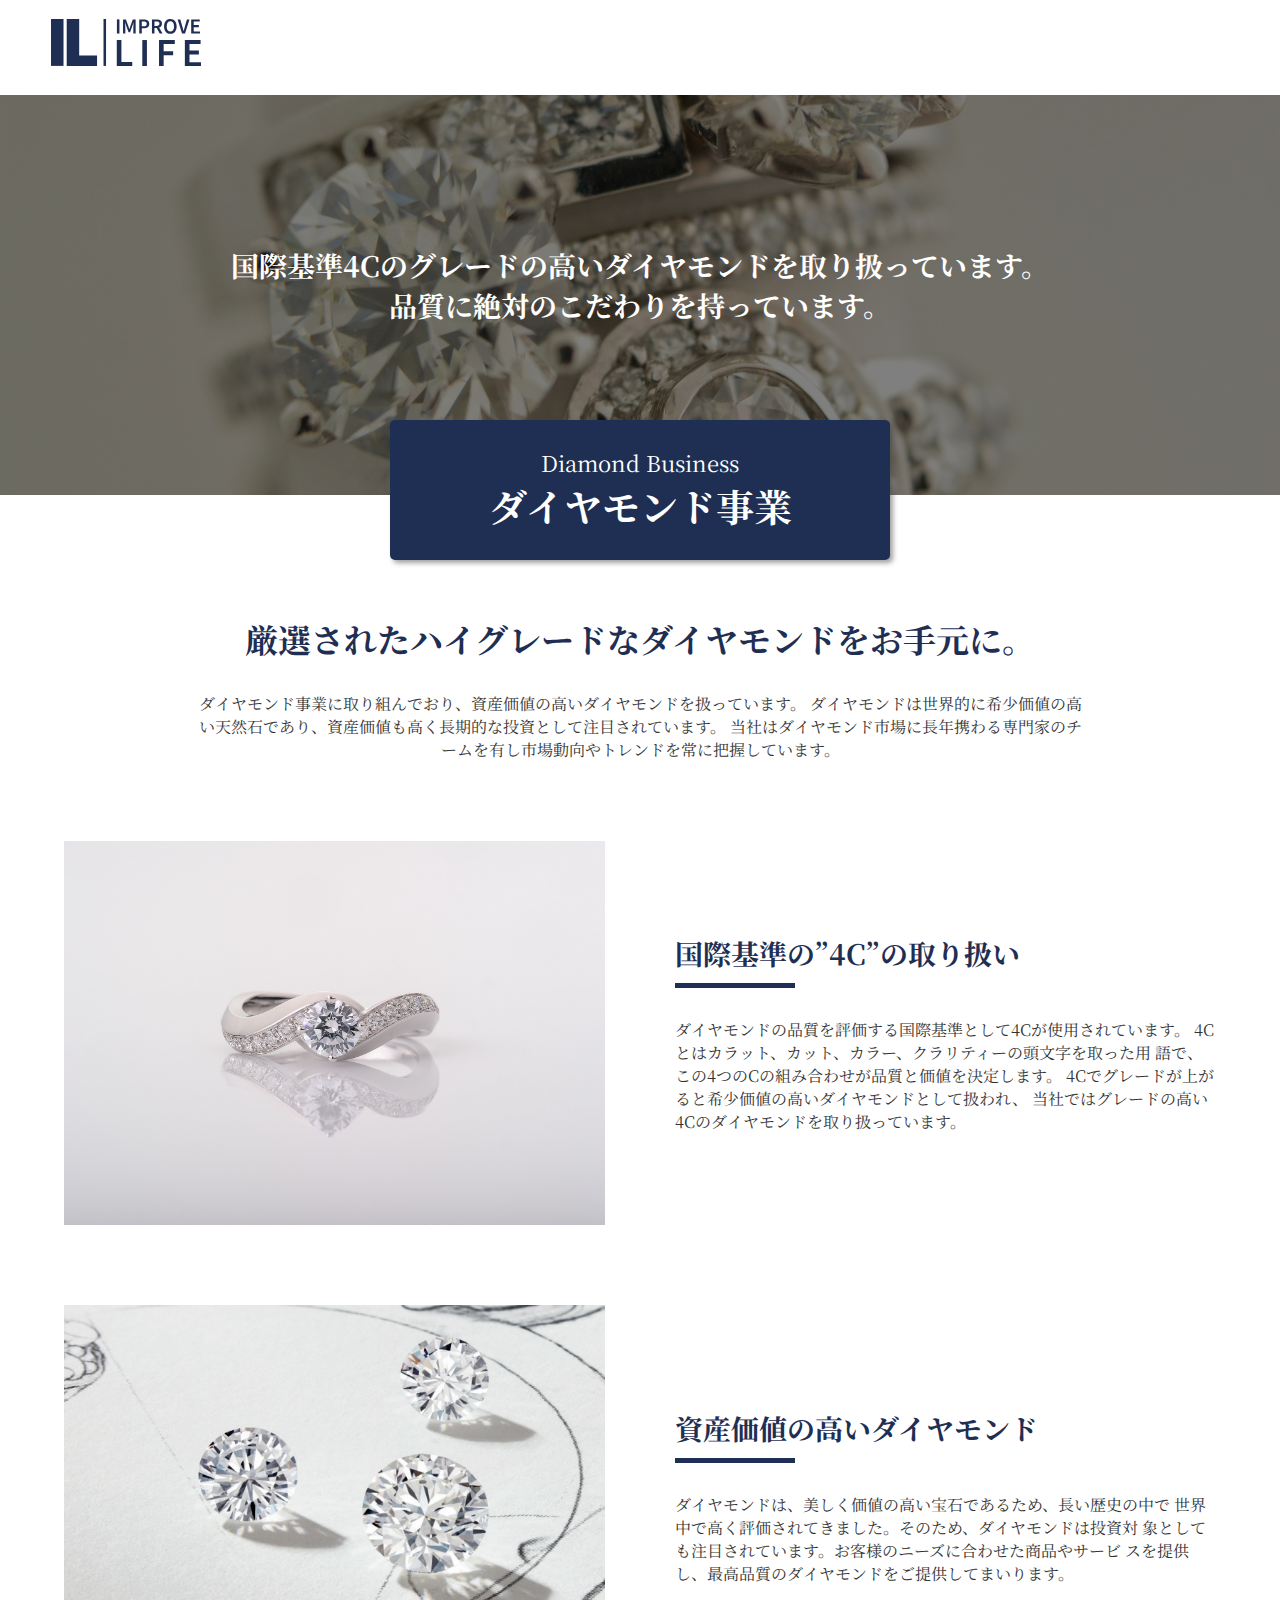
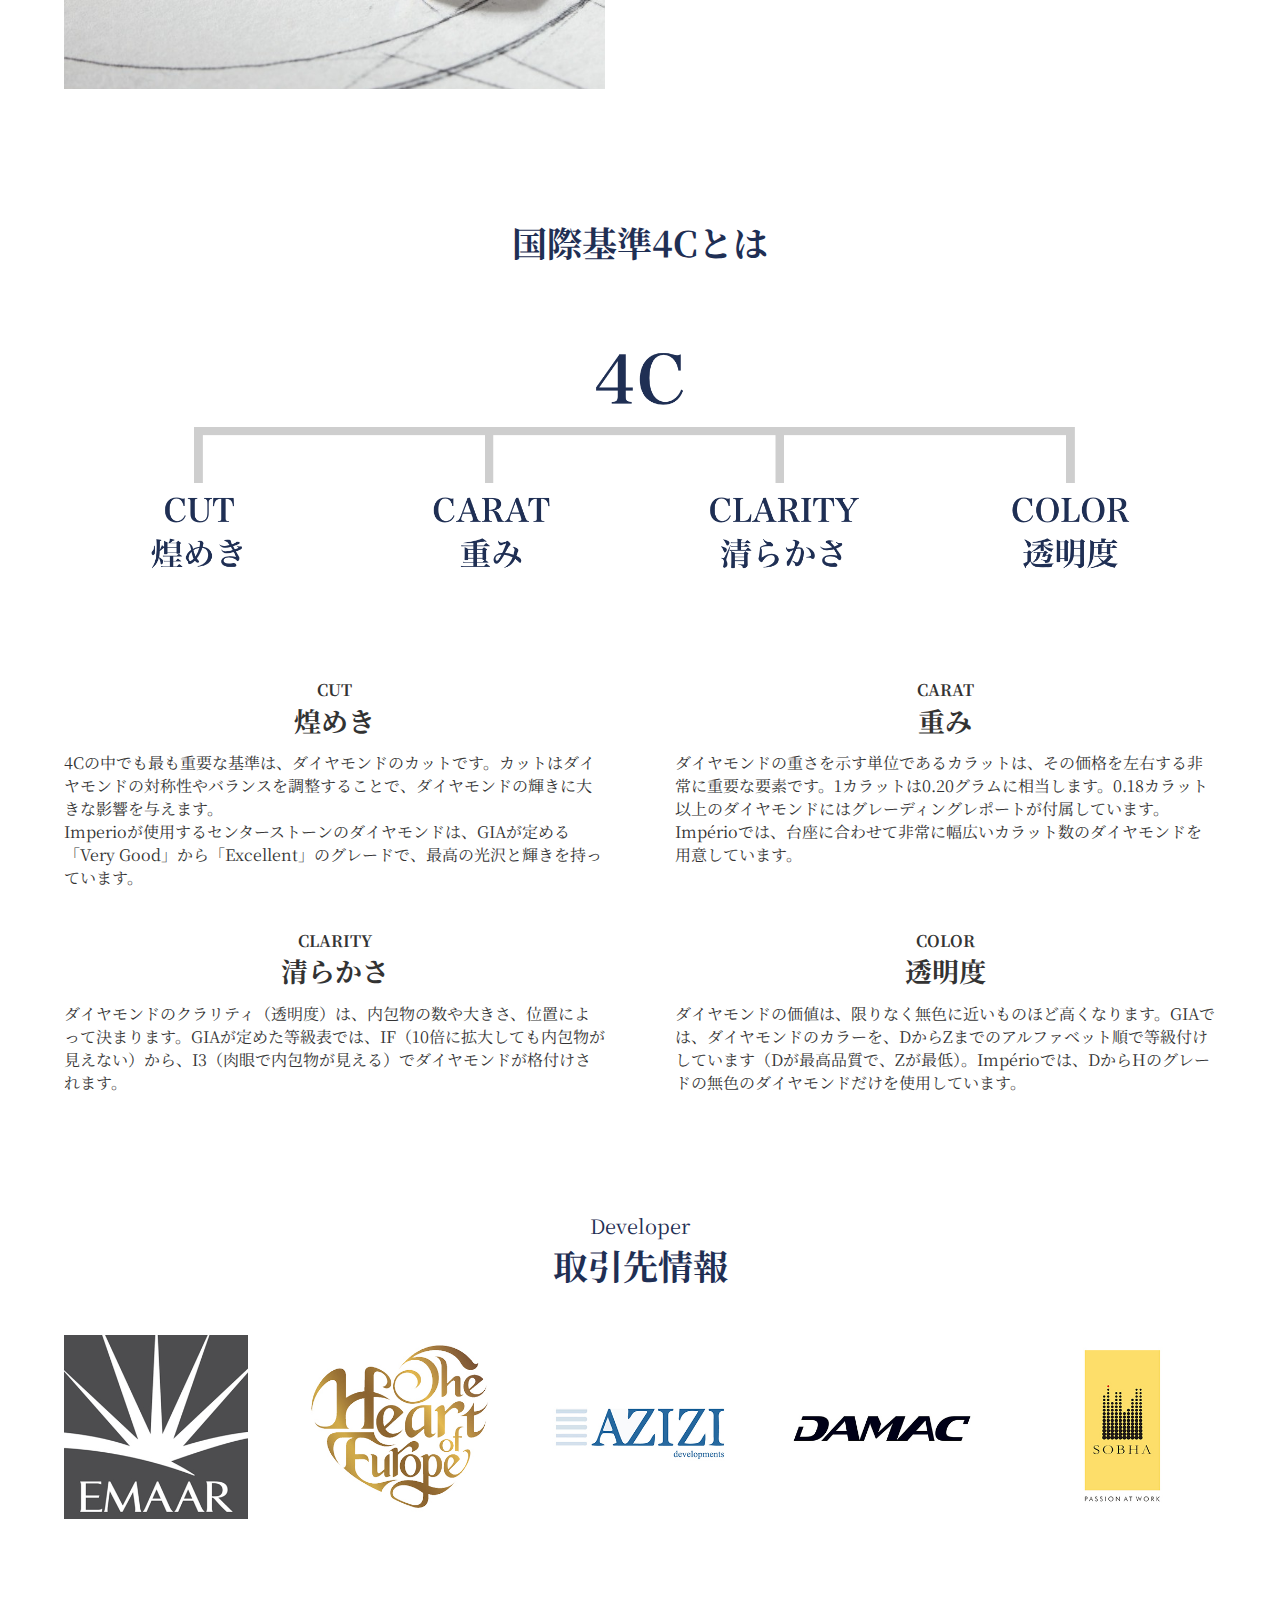
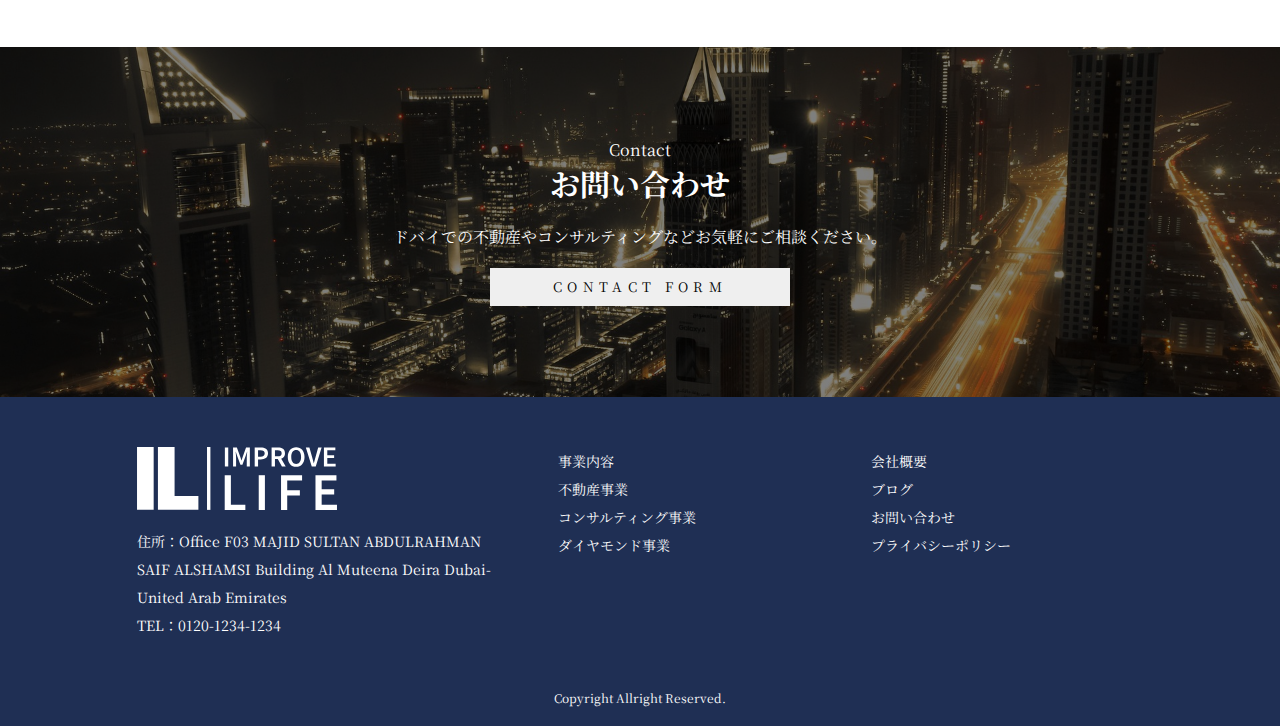
<file: diamond.html>
<!DOCTYPE html>
<html lang="ja">
  <head>
    <meta charset="UTF-8" />
    <meta http-equiv="X-UA-Compatible" content="IE=edge" />
    <meta name="viewport" content="width=device-width, initial-scale=1.0" />
    <title>IMPROVE LIFE公式サイト</title>
    <link rel="preconnect" href="https://fonts.googleapis.com" />
    <link rel="preconnect" href="https://fonts.gstatic.com" crossorigin />
    <link
      href="https://fonts.googleapis.com/css2?family=Noto+Serif+JP:wght@400;500;600;700&display=swap"
      rel="stylesheet"
    />
    <link rel="stylesheet" href="./style.css" />
    <link
      rel="stylesheet"
      href="https://cdnjs.cloudflare.com/ajax/libs/font-awesome/6.4.0/css/all.min.css"
      integrity="sha512-iecdLmaskl7CVkqkXNQ/ZH/XLlvWZOJyj7Yy7tcenmpD1ypASozpmT/E0iPtmFIB46ZmdtAc9eNBvH0H/ZpiBw=="
      crossorigin="anonymous"
      referrerpolicy="no-referrer"
    />
  </head>
  <body>
    <header>
      <h1>
        <a href="/">
          <img src="./image/improvelife-logo.svg" alt="" />
        </a>
      </h1>
      <ul id="navMenu">
        <li><a href="about.html">会社概要</a></li>
        <li>
          事業内容
          <div class="dropdown">
            <a href="/realestate.html">不動産事業</a>
            <a href="/consulting.html">コンサルティング事業</a>
            <a href="/diamond.html">ダイヤモンド事業</a>
          </div>
        </li>
        <li><a href="">ブログ</a></li>
        <li><a href="">お問い合わせ</a></li>
      </ul>
      <i id="navBtn" class="fa-solid fa-bars forSp"></i>
    </header>

    <main>
      <section id="serviceHero">
        <img src="./image/diamond-img.jpg" alt="" />
        <div class="hero-txt">
          <h3>
            国際基準4Cのグレードの高いダイヤモンドを取り扱っています。<br />品質に絶対のこだわりを持っています。
          </h3>
        </div>
        <div class="serviceBox">
          <p>Diamond Business</p>
          <p>ダイヤモンド事業</p>
        </div>
      </section>

      <section id="strength" class="subStrength">
        <h3 class="head-main">
          厳選されたハイグレードなダイヤモンドをお手元に。
        </h3>
        <p>
          ダイヤモンド事業に取り組んでおり、資産価値の高いダイヤモンドを扱っています。
          ダイヤモンドは世界的に希少価値の高い天然石であり、資産価値も高く長期的な投資として注目されています。
          当社はダイヤモンド市場に長年携わる専門家のチームを有し市場動向やトレンドを常に把握しています。
        </p>
      </section>

      <section id="serviceDetail">
        <div class="detail">
          <img src="./image/diamond-img1.jpg" alt="" />
          <div class="detailContent">
            <h3>国際基準の”4C”の取り扱い</h3>
            <span class="detailBorder"></span>
            <p>
              ダイヤモンドの品質を評価する国際基準として4Cが使用されています。
              4Cとはカラット、カット、カラー、クラリティーの頭文字を取った用
              語で、この4つのCの組み合わせが品質と価値を決定します。
              4Cでグレードが上がると希少価値の高いダイヤモンドとして扱われ、
              当社ではグレードの高い4Cのダイヤモンドを取り扱っています。
            </p>
          </div>
        </div>

        <div class="detail">
          <img src="./image/diamond-detail2.jpg" alt="" />
          <div class="detailContent">
            <h3>資産価値の高いダイヤモンド</h3>
            <span class="detailBorder"></span>
            <p>
              ダイヤモンドは、美しく価値の高い宝石であるため、長い歴史の中で
              世界中で高く評価されてきました。そのため、ダイヤモンドは投資対
              象としても注目されています。お客様のニーズに合わせた商品やサービ
              スを提供し、最高品質のダイヤモンドをご提供してまいります。
            </p>
          </div>
        </div>
      </section>

      <section id="grade">
        <div class="gradeContainer">
          <h3 class="head-main">国際基準4Cとは</h3>
          <div class="gradeExplain">
            <img src="./image/4c_text_img.png" alt="" />
          </div>
          <div class="aboutGrade">
            <div class="gradeBox">
              <h3>CUT<span>煌めき</span></h3>
              <p>
                4Cの中でも最も重要な基準は、ダイヤモンドのカットです。カットはダイヤモンドの対称性やバランスを調整することで、ダイヤモンドの輝きに大きな影響を与えます。
                <br />Imperioが使用するセンターストーンのダイヤモンドは、GIAが定める「Very
                Good」から「Excellent」のグレードで、最高の光沢と輝きを持っています。
              </p>
            </div>

            <div class="gradeBox">
              <h3>CARAT<span>重み</span></h3>
              <p>
                ダイヤモンドの重さを示す単位であるカラットは、その価格を左右する非常に重要な要素です。1カラットは0.20グラムに相当します。0.18カラット以上のダイヤモンドにはグレーディングレポートが付属しています。<br />
                Impérioでは、台座に合わせて非常に幅広いカラット数のダイヤモンドを用意しています。
              </p>
            </div>

            <div class="gradeBox">
              <h3>CLARITY<span>清らかさ</span></h3>
              <p>
                ダイヤモンドのクラリティ（透明度）は、内包物の数や大きさ、位置によって決まります。GIAが定めた等級表では、IF（10倍に拡大しても内包物が見えない）から、I3（肉眼で内包物が見える）でダイヤモンドが格付けされます。
              </p>
            </div>

            <div class="gradeBox">
              <h3>COLOR<span>透明度</span></h3>
              <p>
                ダイヤモンドの価値は、限りなく無色に近いものほど高くなります。GIAでは、ダイヤモンドのカラーを、DからZまでのアルファベット順で等級付けしています（Dが最高品質で、Zが最低）。Impérioでは、DからHのグレードの無色のダイヤモンドだけを使用しています。
              </p>
            </div>
          </div>
        </div>
      </section>

      <section id="developer">
        <div class="developer-head">
          <p class="head-sub">Developer</p>
          <h3 class="head-main">取引先情報</h3>
        </div>
        <div class="developerContainer">
          <img src="./image/image1.jpg" alt="" />
          <img src="./image/image2.jpg" alt="" />
          <img src="./image/image3.jpg" alt="" />
          <img src="./image/image4.jpg" alt="" />
          <img src="./image/image5.jpg" alt="" />
        </div>
      </section>

      <section id="contactBottom">
        <img src="./image/contact-img.jpg" alt="" />
        <div class="contact-txt">
          <p>Contact</p>
          <h3>お問い合わせ</h3>
          <p>ドバイでの不動産やコンサルティングなどお気軽にご相談ください。</p>
          <button><a href="#">CONTACT FORM</a></button>
        </div>
      </section>
    </main>

    <footer>
      <div class="footerContainer">
        <div class="item">
          <p><img src="./image/improvelife-logo_white.svg" alt="" /></p>
          <p>
            住所：Office F03 MAJID SULTAN ABDULRAHMAN SAIF ALSHAMSI Building Al
            Muteena Deira Dubai-United Arab Emirates
          </p>
          <p>TEL：0120-1234-1234</p>
        </div>
        <div class="item">
          <ul>
            <li>事業内容</li>
            <li><a href="/realestate.html">不動産事業</a></li>
            <li><a href="/consulting.html">コンサルティング事業</a></li>
            <li><a href="/diamond.html">ダイヤモンド事業</a></li>
          </ul>
        </div>
        <div class="item">
          <ul>
            <li><a href="/about.html">会社概要</a></li>
            <li><a href="">ブログ</a></li>
            <li><a href="">お問い合わせ</a></li>
            <li><a href="/privacy.html">プライバシーポリシー</a></li>
          </ul>
        </div>
      </div>
      <p class="footer-txt">Copyright Allright Reserved.</p>
    </footer>

    <script src="./main.js"></script>
  </body>
</html>
</file>
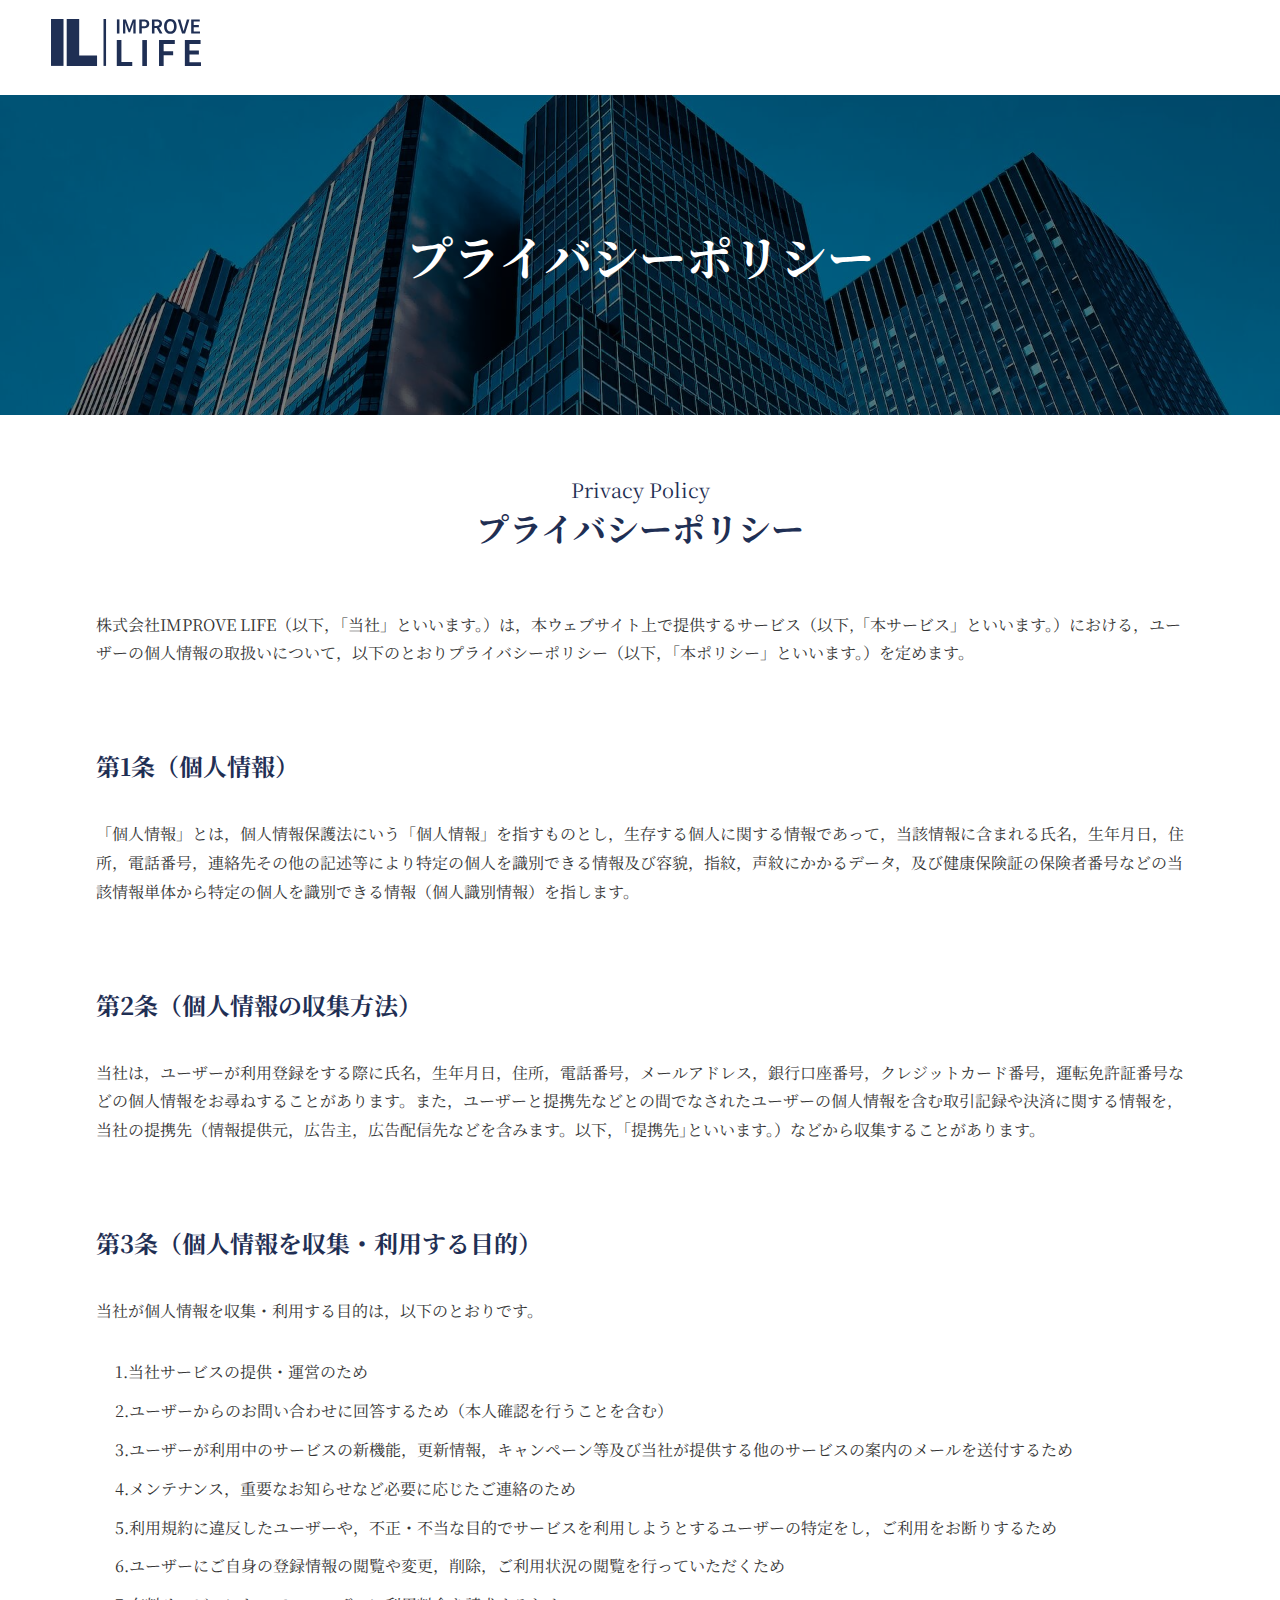
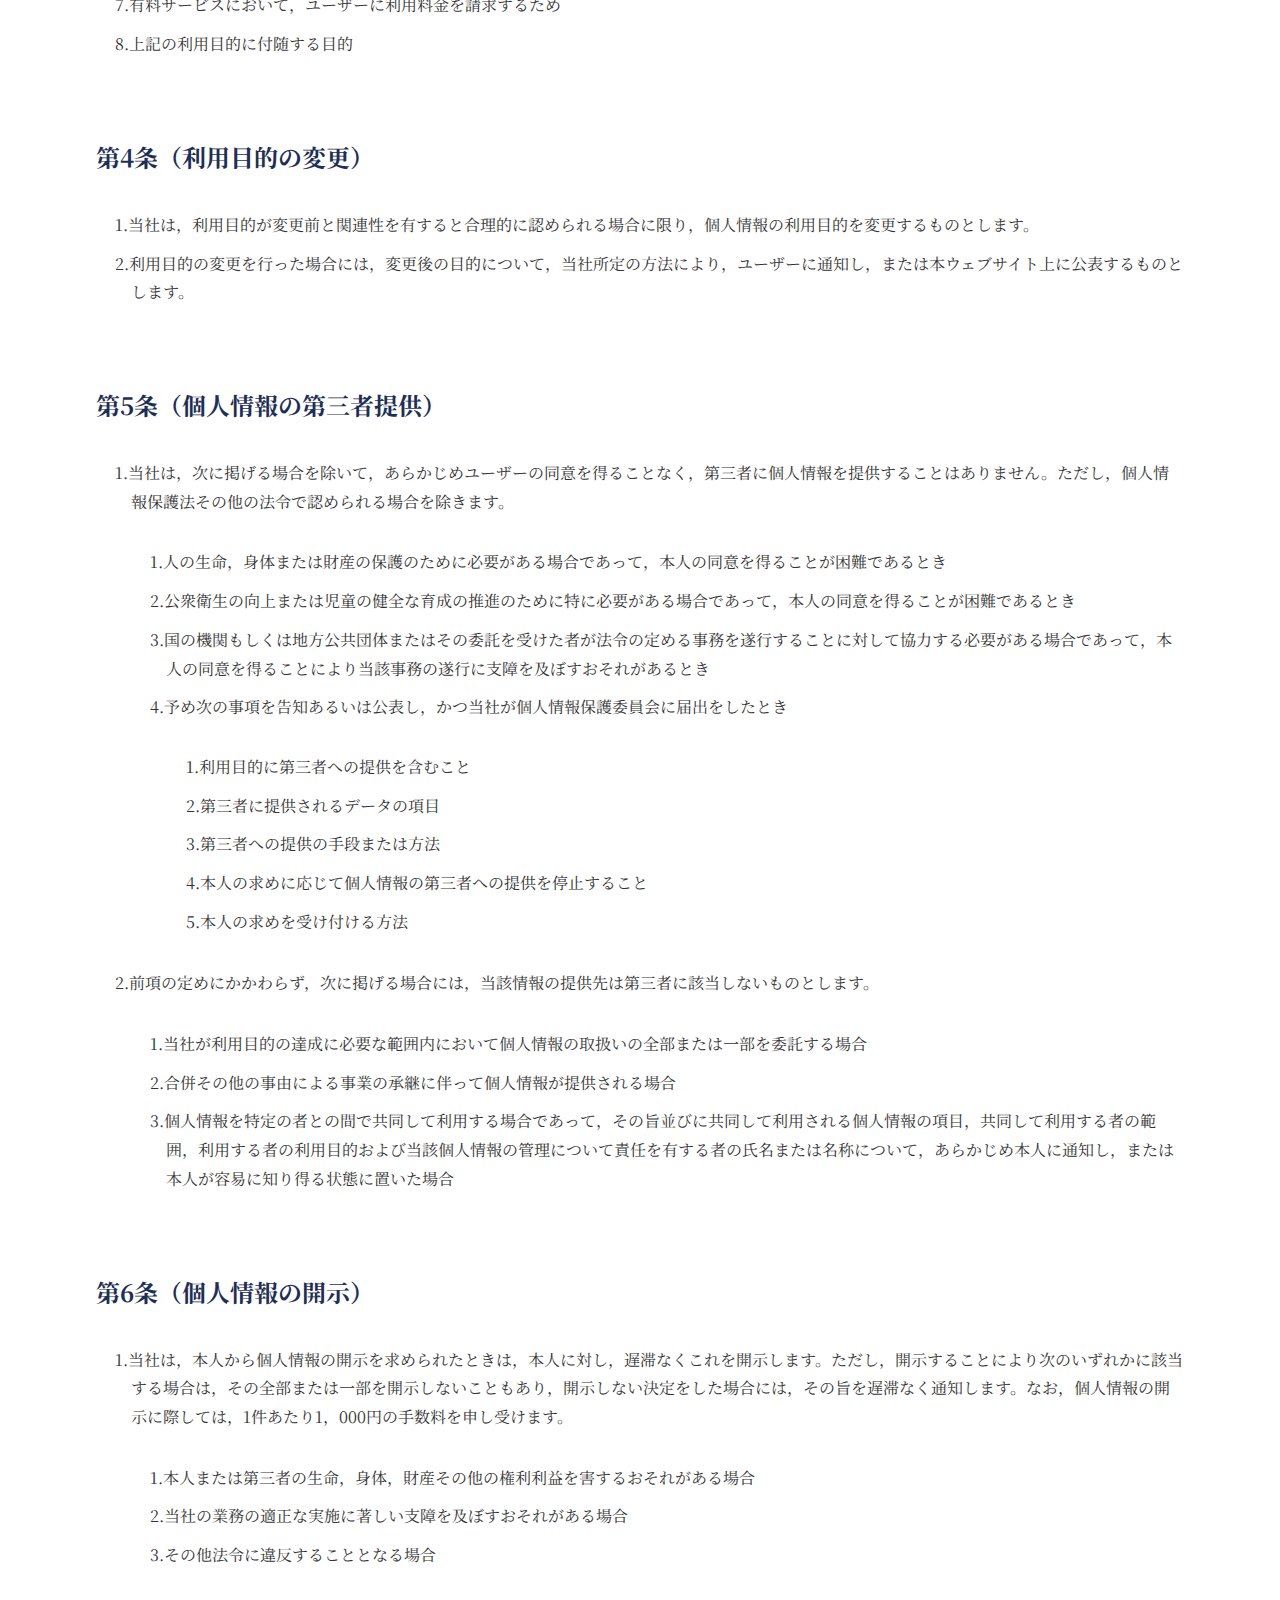
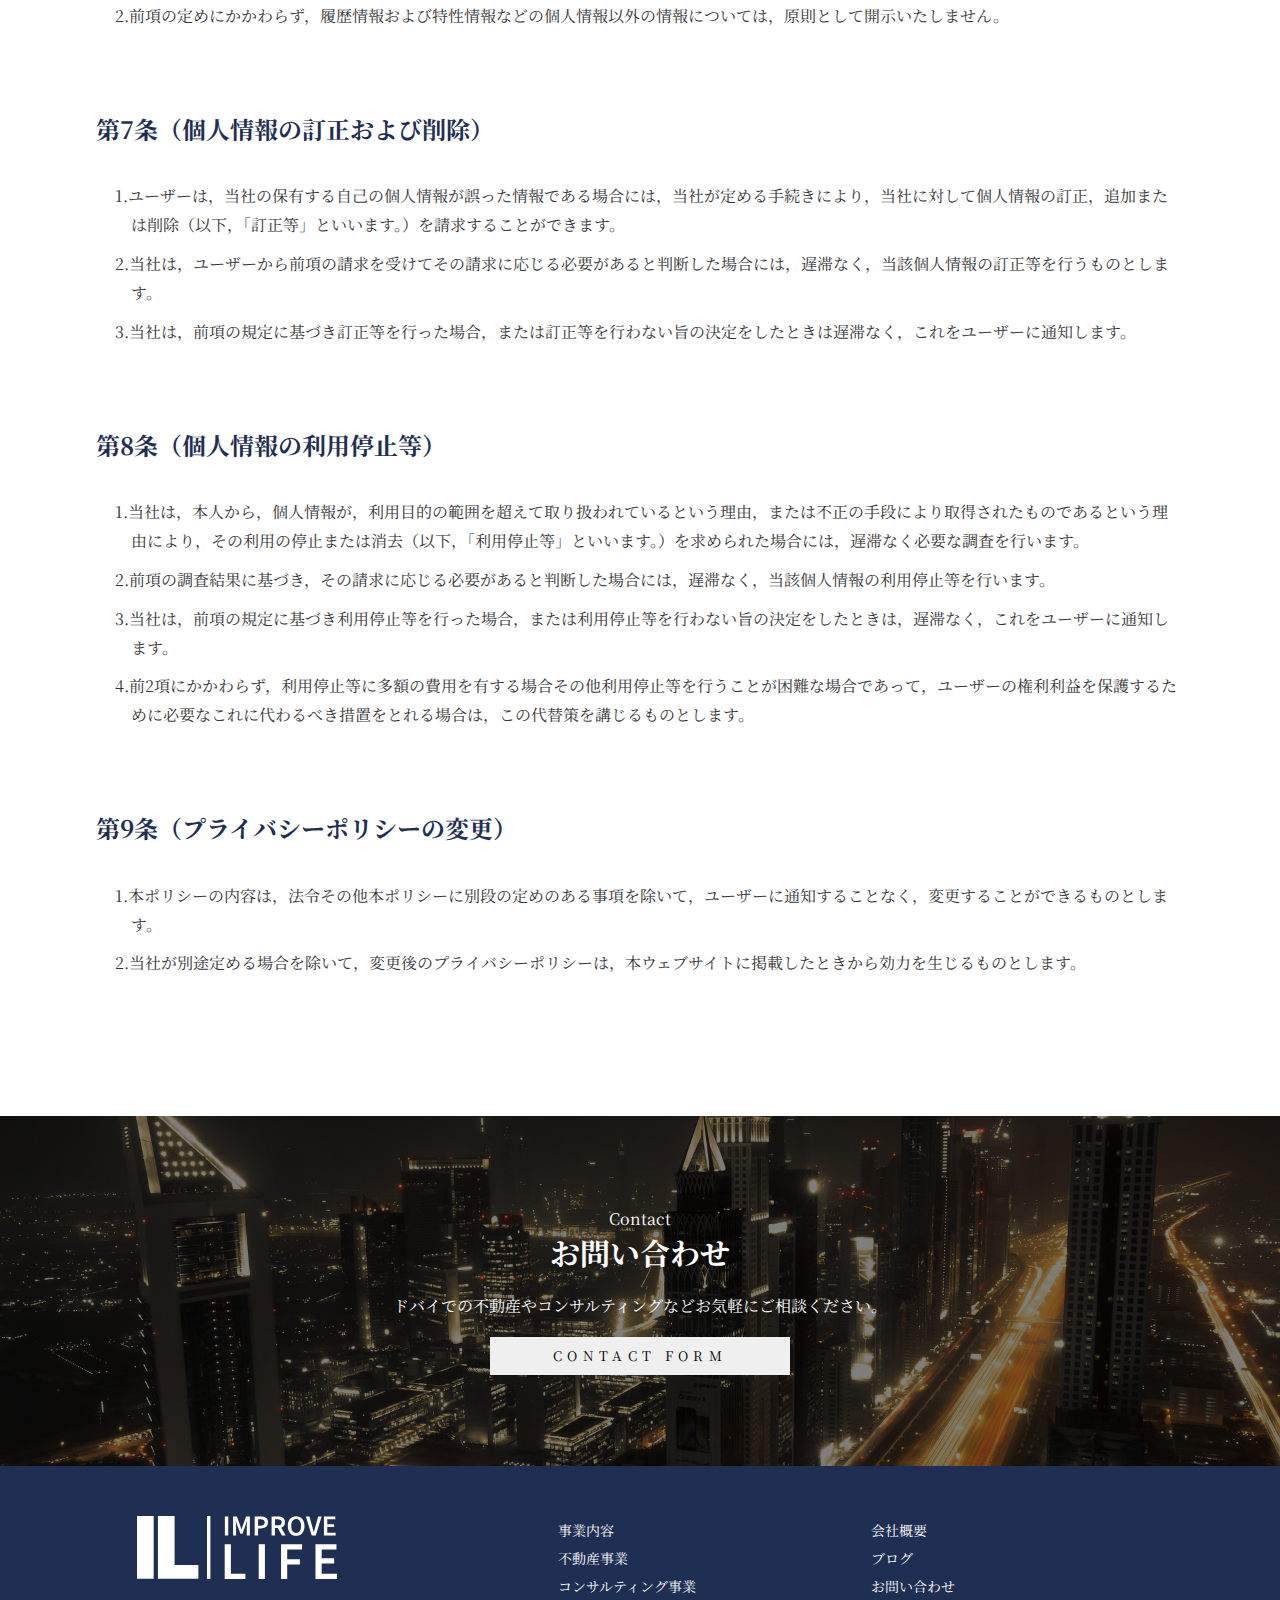
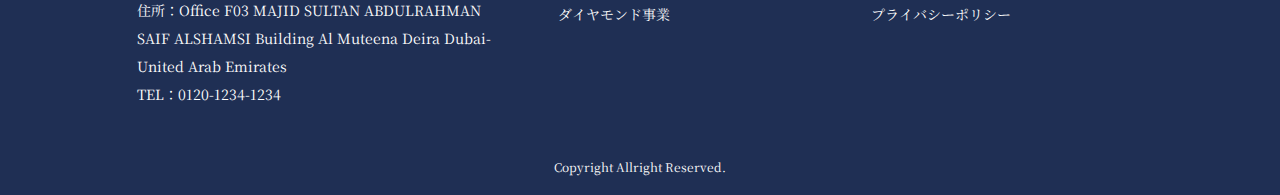
<file: privacy.html>
<!DOCTYPE html>
<html lang="ja">
  <head>
    <meta charset="UTF-8" />
    <meta http-equiv="X-UA-Compatible" content="IE=edge" />
    <meta name="viewport" content="width=device-width, initial-scale=1.0" />
    <title>IMPROVE LIFE公式サイト</title>
    <link rel="preconnect" href="https://fonts.googleapis.com" />
    <link rel="preconnect" href="https://fonts.gstatic.com" crossorigin />
    <link
      href="https://fonts.googleapis.com/css2?family=Noto+Serif+JP:wght@400;500;600;700&display=swap"
      rel="stylesheet"
    />
    <link rel="stylesheet" href="./style.css" />
    <link
      rel="stylesheet"
      href="https://cdnjs.cloudflare.com/ajax/libs/font-awesome/6.4.0/css/all.min.css"
      integrity="sha512-iecdLmaskl7CVkqkXNQ/ZH/XLlvWZOJyj7Yy7tcenmpD1ypASozpmT/E0iPtmFIB46ZmdtAc9eNBvH0H/ZpiBw=="
      crossorigin="anonymous"
      referrerpolicy="no-referrer"
    />
  </head>
  <body>
    <header>
      <h1>
        <a href="/">
          <img src="./image/improvelife-logo.svg" alt="" />
        </a>
      </h1>
      <ul id="navMenu">
        <li><a href="about.html">会社概要</a></li>
        <li>
          事業内容
          <div class="dropdown">
            <a href="/realestate.html">不動産事業</a>
            <a href="/consulting.html">コンサルティング事業</a>
            <a href="/diamond.html">ダイヤモンド事業</a>
          </div>
        </li>
        <li><a href="">ブログ</a></li>
        <li><a href="">お問い合わせ</a></li>
      </ul>
      <i id="navBtn" class="fa-solid fa-bars forSp"></i>
    </header>

    <main>
      <section id="aboutHero">
        <img src="./image/privacy-img.jpg" alt="" />
        <div class="hero-txt">
          <h3>プライバシーポリシー</h3>
        </div>
      </section>

      <section id="strength" class="aboutStrength">
        <p class="head-sub">Privacy Policy</p>
        <h3 class="head-main">プライバシーポリシー</h3>
      </section>

      <div class="privacyPolicy">
        <div class="privacyContainer">
          <p>
            株式会社IMPROVE
            LIFE（以下，「当社」といいます。）は，本ウェブサイト上で提供するサービス（以下,「本サービス」といいます。）における，ユーザーの個人情報の取扱いについて，以下のとおりプライバシーポリシー（以下，「本ポリシー」といいます。）を定めます。
          </p>

          <div class="privacyBox">
            <h3 class="privacyHl">第1条（個人情報）</h3>
            <p>
              「個人情報」とは，個人情報保護法にいう「個人情報」を指すものとし，生存する個人に関する情報であって，当該情報に含まれる氏名，生年月日，住所，電話番号，連絡先その他の記述等により特定の個人を識別できる情報及び容貌，指紋，声紋にかかるデータ，及び健康保険証の保険者番号などの当該情報単体から特定の個人を識別できる情報（個人識別情報）を指します。
            </p>
          </div>

          <div class="privacyBox">
            <h3 class="privacyHl">第2条（個人情報の収集方法）</h3>
            <p>
              当社は，ユーザーが利用登録をする際に氏名，生年月日，住所，電話番号，メールアドレス，銀行口座番号，クレジットカード番号，運転免許証番号などの個人情報をお尋ねすることがあります。また，ユーザーと提携先などとの間でなされたユーザーの個人情報を含む取引記録や決済に関する情報を,当社の提携先（情報提供元，広告主，広告配信先などを含みます。以下，｢提携先｣といいます。）などから収集することがあります。
            </p>
          </div>

          <div class="privacyBox">
            <h3 class="privacyHl">第3条（個人情報を収集・利用する目的）</h3>
            <p>当社が個人情報を収集・利用する目的は，以下のとおりです。</p>
            <ul class="privacyRow">
              <li>1.当社サービスの提供・運営のため</li>
              <li>
                2.ユーザーからのお問い合わせに回答するため（本人確認を行うことを含む）
              </li>
              <li>
                3.ユーザーが利用中のサービスの新機能，更新情報，キャンペーン等及び当社が提供する他のサービスの案内のメールを送付するため
              </li>
              <li>
                4.メンテナンス，重要なお知らせなど必要に応じたご連絡のため
              </li>
              <li>
                5.利用規約に違反したユーザーや，不正・不当な目的でサービスを利用しようとするユーザーの特定をし，ご利用をお断りするため
              </li>
              <li>
                6.ユーザーにご自身の登録情報の閲覧や変更，削除，ご利用状況の閲覧を行っていただくため
              </li>
              <li>7.有料サービスにおいて，ユーザーに利用料金を請求するため</li>
              <li>8.上記の利用目的に付随する目的</li>
            </ul>
          </div>

          <div class="privacyBox">
            <h3 class="privacyHl">第4条（利用目的の変更）</h3>
            <ul class="privacyRow">
              <li>
                1.当社は，利用目的が変更前と関連性を有すると合理的に認められる場合に限り，個人情報の利用目的を変更するものとします。
              </li>
              <li>
                2.利用目的の変更を行った場合には，変更後の目的について，当社所定の方法により，ユーザーに通知し，または本ウェブサイト上に公表するものとします。
              </li>
            </ul>
          </div>

          <div class="privacyBox">
            <h3 class="privacyHl">第5条（個人情報の第三者提供）</h3>
            <ul class="privacyRow">
              <li>
                1.当社は，次に掲げる場合を除いて，あらかじめユーザーの同意を得ることなく，第三者に個人情報を提供することはありません。ただし，個人情報保護法その他の法令で認められる場合を除きます。
                <div class="privacyRowSecond">
                  <ul>
                    <li>
                      1.人の生命，身体または財産の保護のために必要がある場合であって，本人の同意を得ることが困難であるとき
                    </li>
                    <li>
                      2.公衆衛生の向上または児童の健全な育成の推進のために特に必要がある場合であって，本人の同意を得ることが困難であるとき
                    </li>
                    <li>
                      3.国の機関もしくは地方公共団体またはその委託を受けた者が法令の定める事務を遂行することに対して協力する必要がある場合であって，本人の同意を得ることにより当該事務の遂行に支障を及ぼすおそれがあるとき
                    </li>
                    <li>
                      4.予め次の事項を告知あるいは公表し，かつ当社が個人情報保護委員会に届出をしたとき
                      <div class="privacyThird">
                        <ul>
                          <li>1.利用目的に第三者への提供を含むこと</li>
                          <li>2.第三者に提供されるデータの項目</li>
                          <li>3.第三者への提供の手段または方法</li>
                          <li>
                            4.本人の求めに応じて個人情報の第三者への提供を停止すること
                          </li>
                          <li>5.本人の求めを受け付ける方法</li>
                        </ul>
                      </div>
                    </li>
                  </ul>
                </div>
              </li>
            </ul>
            <ul class="privacyRow">
              <li>
                2.前項の定めにかかわらず，次に掲げる場合には，当該情報の提供先は第三者に該当しないものとします。
                <div class="privacyRowSecond">
                  <ul>
                    <li>
                      1.当社が利用目的の達成に必要な範囲内において個人情報の取扱いの全部または一部を委託する場合
                    </li>
                    <li>
                      2.合併その他の事由による事業の承継に伴って個人情報が提供される場合
                    </li>
                    <li>
                      3.個人情報を特定の者との間で共同して利用する場合であって，その旨並びに共同して利用される個人情報の項目，共同して利用する者の範囲，利用する者の利用目的および当該個人情報の管理について責任を有する者の氏名または名称について，あらかじめ本人に通知し，または本人が容易に知り得る状態に置いた場合
                    </li>
                  </ul>
                </div>
              </li>
            </ul>
          </div>

          <div class="privacyBox">
            <h3 class="privacyHl">第6条（個人情報の開示）</h3>
            <ul class="privacyRow">
              <li>
                1.当社は，本人から個人情報の開示を求められたときは，本人に対し，遅滞なくこれを開示します。ただし，開示することにより次のいずれかに該当する場合は，その全部または一部を開示しないこともあり，開示しない決定をした場合には，その旨を遅滞なく通知します。なお，個人情報の開示に際しては，1件あたり1，000円の手数料を申し受けます。
                <div class="privacyRowSecond">
                  <ul>
                    <li>
                      1.本人または第三者の生命，身体，財産その他の権利利益を害するおそれがある場合
                    </li>
                    <li>
                      2.当社の業務の適正な実施に著しい支障を及ぼすおそれがある場合
                    </li>
                    <li>3.その他法令に違反することとなる場合</li>
                  </ul>
                </div>
              </li>
              <li>
                2.前項の定めにかかわらず，履歴情報および特性情報などの個人情報以外の情報については，原則として開示いたしません。
              </li>
            </ul>
          </div>

          <div class="privacyBox">
            <h3 class="privacyHl">第7条（個人情報の訂正および削除）</h3>
            <ul class="privacyRow">
              <li>
                1.ユーザーは，当社の保有する自己の個人情報が誤った情報である場合には，当社が定める手続きにより，当社に対して個人情報の訂正，追加または削除（以下，「訂正等」といいます。）を請求することができます。
              </li>
              <li>
                2.当社は，ユーザーから前項の請求を受けてその請求に応じる必要があると判断した場合には，遅滞なく，当該個人情報の訂正等を行うものとします。
              </li>
              <li>
                3.当社は，前項の規定に基づき訂正等を行った場合，または訂正等を行わない旨の決定をしたときは遅滞なく，これをユーザーに通知します。
              </li>
            </ul>
          </div>

          <div class="privacyBox">
            <h3 class="privacyHl">第8条（個人情報の利用停止等）</h3>
            <ul class="privacyRow">
              <li>
                1.当社は，本人から，個人情報が，利用目的の範囲を超えて取り扱われているという理由，または不正の手段により取得されたものであるという理由により，その利用の停止または消去（以下，「利用停止等」といいます。）を求められた場合には，遅滞なく必要な調査を行います。
              </li>
              <li>
                2.前項の調査結果に基づき，その請求に応じる必要があると判断した場合には，遅滞なく，当該個人情報の利用停止等を行います。
              </li>
              <li>
                3.当社は，前項の規定に基づき利用停止等を行った場合，または利用停止等を行わない旨の決定をしたときは，遅滞なく，これをユーザーに通知します。
              </li>
              <li>
                4.前2項にかかわらず，利用停止等に多額の費用を有する場合その他利用停止等を行うことが困難な場合であって，ユーザーの権利利益を保護するために必要なこれに代わるべき措置をとれる場合は，この代替策を講じるものとします。
              </li>
            </ul>
          </div>

          <div class="privacyBox">
            <h3 class="privacyHl">第9条（プライバシーポリシーの変更）</h3>
            <ul class="privacyRow">
              <li>
                1.本ポリシーの内容は，法令その他本ポリシーに別段の定めのある事項を除いて，ユーザーに通知することなく，変更することができるものとします。
              </li>
              <li>
                2.当社が別途定める場合を除いて，変更後のプライバシーポリシーは，本ウェブサイトに掲載したときから効力を生じるものとします。
              </li>
            </ul>
          </div>
        </div>
      </div>

      <section id="contactBottom">
        <img src="./image/contact-img.jpg" alt="" />
        <div class="contact-txt">
          <p>Contact</p>
          <h3>お問い合わせ</h3>
          <p>ドバイでの不動産やコンサルティングなどお気軽にご相談ください。</p>
          <button><a href="#">CONTACT FORM</a></button>
        </div>
      </section>
    </main>

    <footer>
      <div class="footerContainer">
        <div class="item">
          <p><img src="./image/improvelife-logo_white.svg" alt="" /></p>
          <p>
            住所：Office F03 MAJID SULTAN ABDULRAHMAN SAIF ALSHAMSI Building Al
            Muteena Deira Dubai-United Arab Emirates
          </p>
          <p>TEL：0120-1234-1234</p>
        </div>
        <div class="item">
          <ul>
            <li>事業内容</li>
            <li><a href="/realestate.html">不動産事業</a></li>
            <li><a href="/consulting.html">コンサルティング事業</a></li>
            <li><a href="/diamond.html">ダイヤモンド事業</a></li>
          </ul>
        </div>
        <div class="item">
          <ul>
            <li><a href="/about.html">会社概要</a></li>
            <li><a href="">ブログ</a></li>
            <li><a href="">お問い合わせ</a></li>
            <li><a href="/privacy.html">プライバシーポリシー</a></li>
          </ul>
        </div>
      </div>
      <p class="footer-txt">Copyright Allright Reserved.</p>
    </footer>

    <script src="./main.js"></script>
  </body>
</html>
</file>
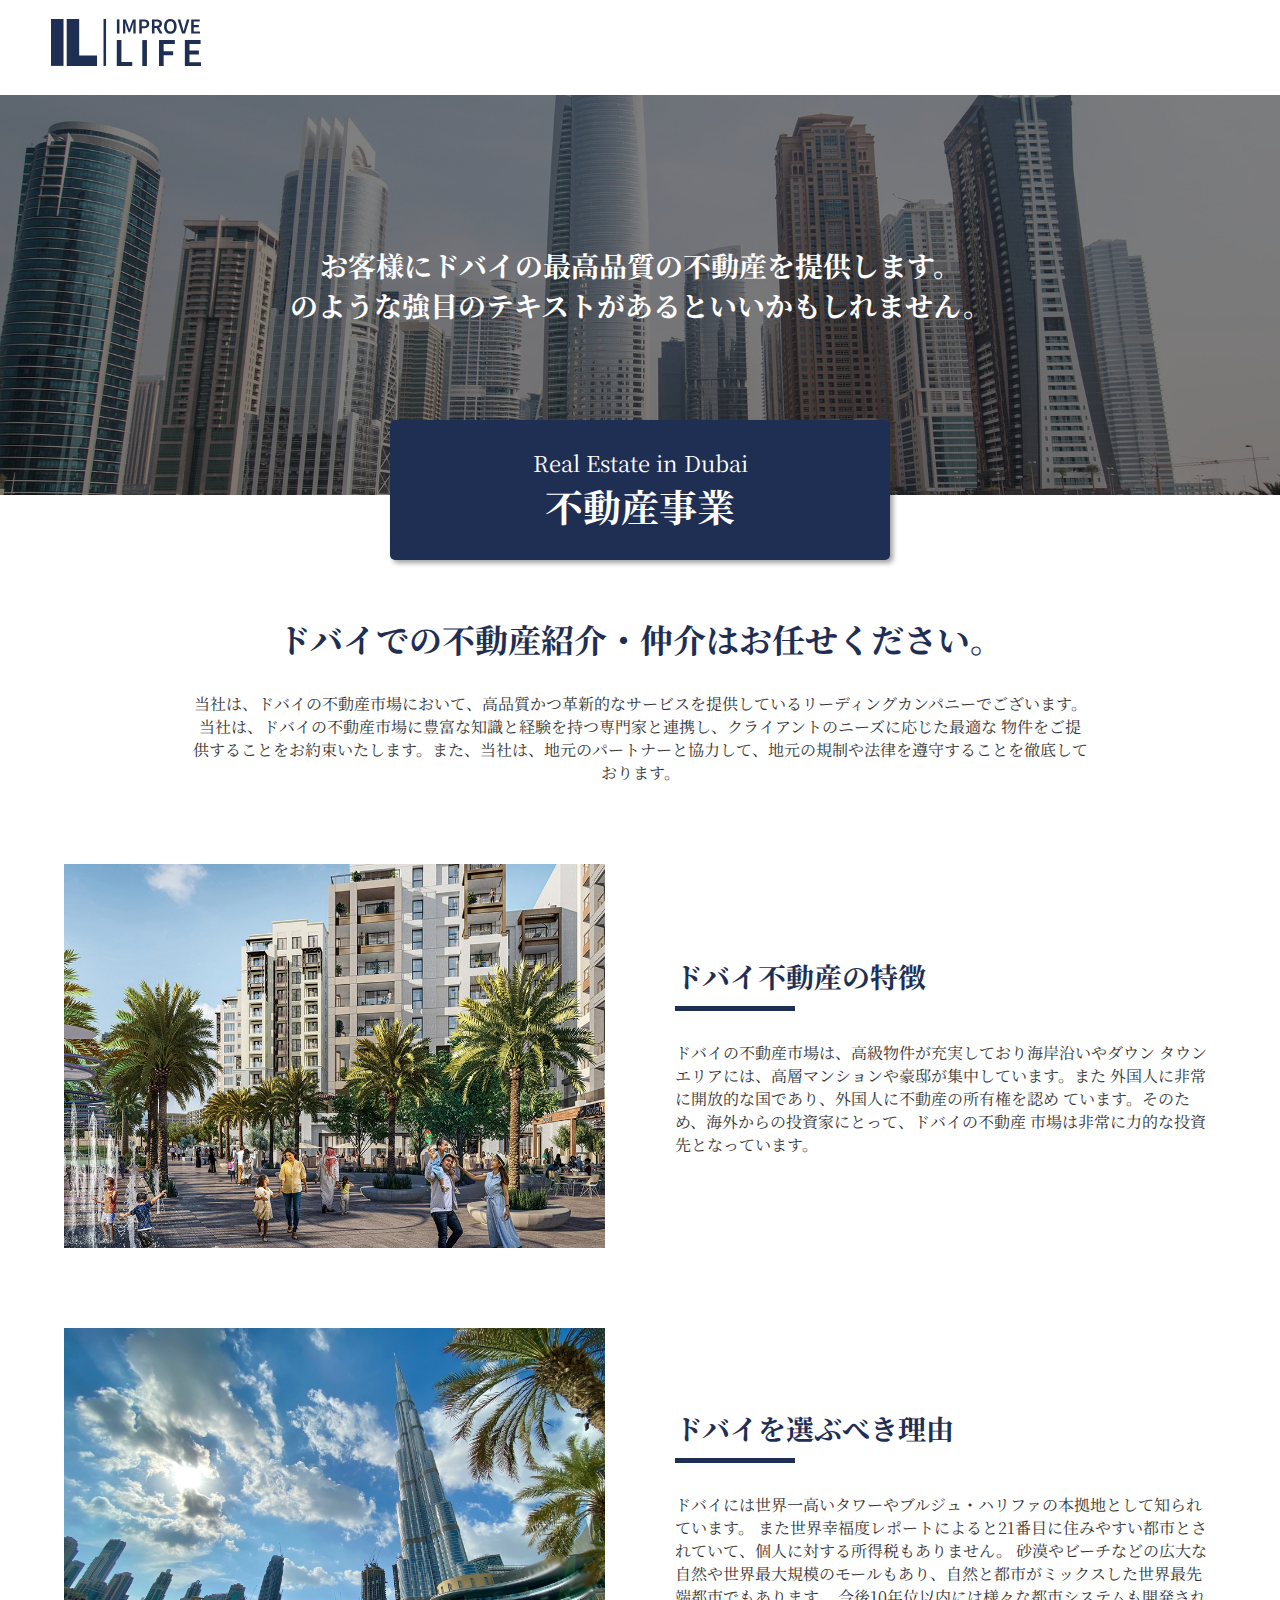
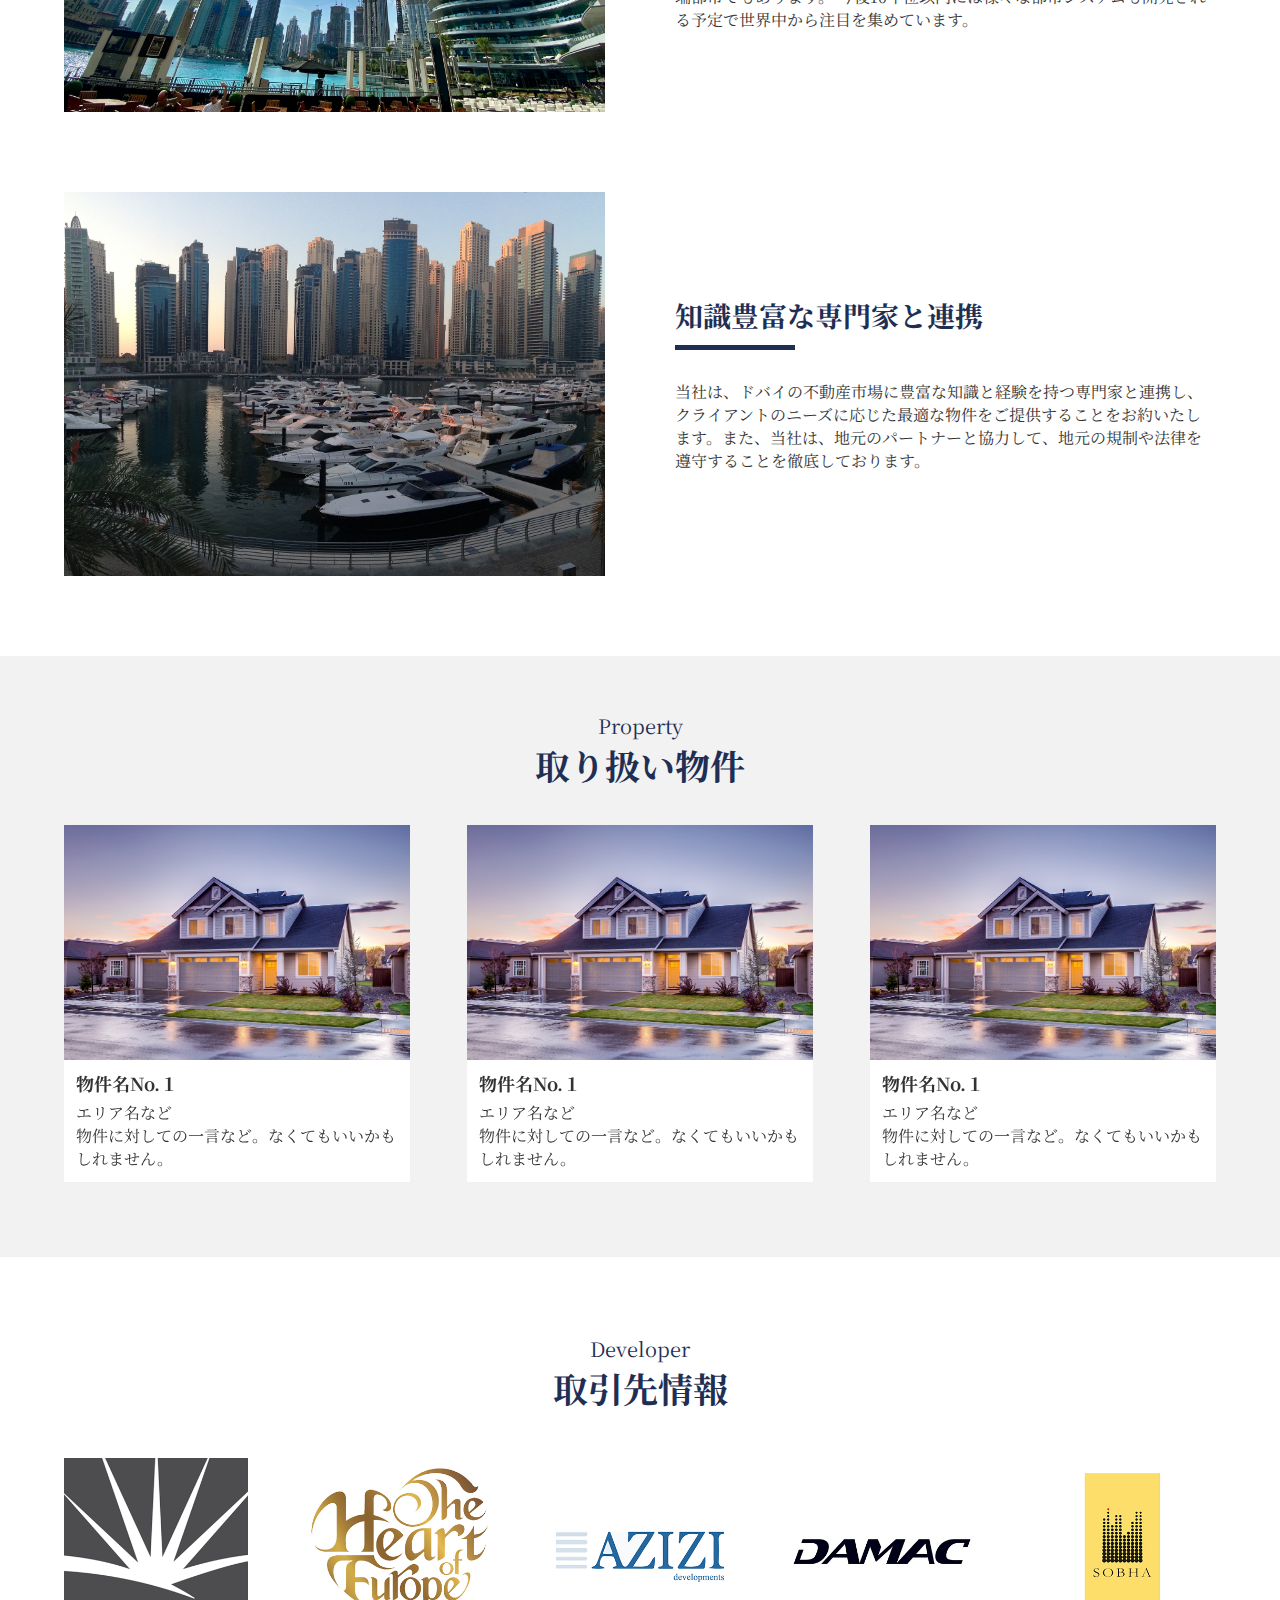
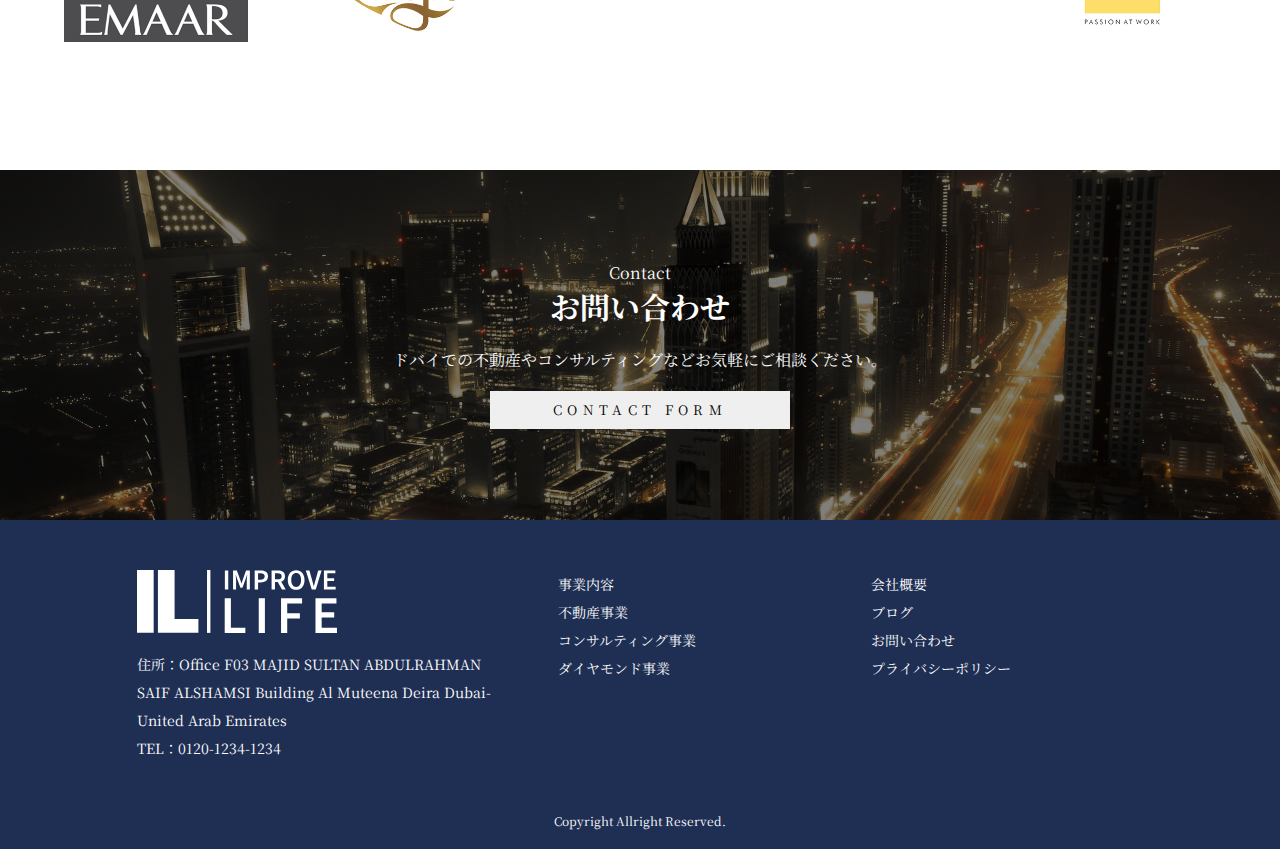
<file: realestate.html>
<!DOCTYPE html>
<html lang="ja">
  <head>
    <meta charset="UTF-8" />
    <meta http-equiv="X-UA-Compatible" content="IE=edge" />
    <meta name="viewport" content="width=device-width, initial-scale=1.0" />
    <title>IMPROVE LIFE公式サイト</title>
    <link rel="preconnect" href="https://fonts.googleapis.com" />
    <link rel="preconnect" href="https://fonts.gstatic.com" crossorigin />
    <link
      href="https://fonts.googleapis.com/css2?family=Noto+Serif+JP:wght@400;500;600;700&display=swap"
      rel="stylesheet"
    />
    <link
      rel="stylesheet"
      href="https://cdn.jsdelivr.net/npm/swiper@9/swiper-bundle.min.css"
    />
    <link rel="stylesheet" href="./style.css" />
    <link
      rel="stylesheet"
      href="https://cdnjs.cloudflare.com/ajax/libs/font-awesome/6.4.0/css/all.min.css"
      integrity="sha512-iecdLmaskl7CVkqkXNQ/ZH/XLlvWZOJyj7Yy7tcenmpD1ypASozpmT/E0iPtmFIB46ZmdtAc9eNBvH0H/ZpiBw=="
      crossorigin="anonymous"
      referrerpolicy="no-referrer"
    />
  </head>
  <body>
    <header>
      <h1>
        <a href="/">
          <img src="./image/improvelife-logo.svg" alt="" />
        </a>
      </h1>
      <ul id="navMenu">
        <li><a href="about.html">会社概要</a></li>
        <li>
          事業内容
          <div class="dropdown">
            <a href="/realestate.html">不動産事業</a>
            <a href="/consulting.html">コンサルティング事業</a>
            <a href="/diamond.html">ダイヤモンド事業</a>
          </div>
        </li>
        <li><a href="">ブログ</a></li>
        <li><a href="">お問い合わせ</a></li>
      </ul>
      <i id="navBtn" class="fa-solid fa-bars forSp"></i>
    </header>

    <main>
      <section id="serviceHero">
        <img src="./image/dubai-639302_1920.jpg" alt="" />
        <div class="hero-txt">
          <h3>
            お客様にドバイの最高品質の不動産を提供します。<br />のような強目のテキストがあるといいかもしれません。
          </h3>
        </div>
        <div class="serviceBox">
          <p>Real Estate in Dubai</p>
          <p>不動産事業</p>
        </div>
      </section>

      <section id="strength" class="subStrength">
        <h3 class="head-main">ドバイでの不動産紹介・仲介はお任せください。</h3>
        <p>
          当社は、ドバイの不動産市場において、高品質かつ革新的なサービスを提供しているリーディングカンパニーでございます。
          当社は、ドバイの不動産市場に豊富な知識と経験を持つ専門家と連携し、クライアントのニーズに応じた最適な
          物件をご提供することをお約束いたします。また、当社は、地元のパートナーと協力して、地元の規制や法律を遵守することを徹底しております。
        </p>
      </section>

      <section id="serviceDetail">
        <div class="detail">
          <img src="./image/realestate-detail-img1.jpg" alt="" />
          <div class="detailContent">
            <h3>ドバイ不動産の特徴</h3>
            <span class="detailBorder"></span>
            <p>
              ドバイの不動産市場は、高級物件が充実しており海岸沿いやダウン
              タウンエリアには、高層マンションや豪邸が集中しています。また
              外国人に非常に開放的な国であり、外国人に不動産の所有権を認め
              ています。そのため、海外からの投資家にとって、ドバイの不動産
              市場は非常に力的な投資先となっています。
            </p>
          </div>
        </div>

        <div class="detail">
          <img src="./image/realestate-detail-img2.jpg" alt="" />
          <div class="detailContent">
            <h3>ドバイを選ぶべき理由</h3>
            <span class="detailBorder"></span>
            <p>
              ドバイには世界一高いタワーやブルジュ・ハリファの本拠地として知られています。
              また世界幸福度レポートによると21番目に住みやすい都市とされていて、個人に対する所得税もありません。
              砂漠やビーチなどの広大な自然や世界最大規模のモールもあり、自然と都市がミックスした世界最先端都市でもあります。
              今後10年位以内には様々な都市システムも開発される予定で世界中から注目を集めています。
            </p>
          </div>
        </div>

        <div class="detail">
          <img src="./image/dubai-4197254_1920.jpg" alt="" />
          <div class="detailContent">
            <h3>知識豊富な専門家と連携</h3>
            <span class="detailBorder"></span>
            <p>
              当社は、ドバイの不動産市場に豊富な知識と経験を持つ専門家と連携し、
              クライアントのニーズに応じた最適な物件をご提供することをお約いたし
              ます。また、当社は、地元のパートナーと協力して、地元の規制や法律を
              遵守することを徹底しております。
            </p>
          </div>
        </div>
      </section>

      <section id="estateEx">
        <div class="developer-head">
          <p class="head-sub">Property</p>
          <h3 class="head-main">取り扱い物件</h3>
        </div>

        <!-- Swiper -->
        <div class="swiper mySwiper">
          <div class="swiper-wrapper estateContainer">
            <div class="swiper-slide estateCard">
              <img src="./image/hous.jpg" alt="" />
              <h4>物件名No.１</h4>
              <p>エリア名など</p>
              <p>物件に対しての一言など。なくてもいいかもしれません。</p>
            </div>

            <div class="swiper-slide estateCard">
              <img src="./image/hous.jpg" alt="" />
              <h4>物件名No.１</h4>
              <p>エリア名など</p>
              <p>物件に対しての一言など。なくてもいいかもしれません。</p>
            </div>

            <div class="swiper-slide estateCard">
              <img src="./image/hous.jpg" alt="" />
              <h4>物件名No.１</h4>
              <p>エリア名など</p>
              <p>物件に対しての一言など。なくてもいいかもしれません。</p>
            </div>
          </div>
          <div class="swiper-pagination"></div>
        </div>
      </section>

      <section id="developer">
        <div class="developer-head">
          <p class="head-sub">Developer</p>
          <h3 class="head-main">取引先情報</h3>
        </div>
        <div class="developerContainer">
          <img src="./image/image1.jpg" alt="" />
          <img src="./image/image2.jpg" alt="" />
          <img src="./image/image3.jpg" alt="" />
          <img src="./image/image4.jpg" alt="" />
          <img src="./image/image5.jpg" alt="" />
        </div>
      </section>

      <section id="contactBottom">
        <img src="./image/contact-img.jpg" alt="" />
        <div class="contact-txt">
          <p>Contact</p>
          <h3>お問い合わせ</h3>
          <p>ドバイでの不動産やコンサルティングなどお気軽にご相談ください。</p>
          <button><a href="#">CONTACT FORM</a></button>
        </div>
      </section>
    </main>

    <footer>
      <div class="footerContainer">
        <div class="item">
          <p><img src="./image/improvelife-logo_white.svg" alt="" /></p>
          <p>
            住所：Office F03 MAJID SULTAN ABDULRAHMAN SAIF ALSHAMSI Building Al
            Muteena Deira Dubai-United Arab Emirates
          </p>
          <p>TEL：0120-1234-1234</p>
        </div>
        <div class="item">
          <ul>
            <li>事業内容</li>
            <li><a href="/realestate.html">不動産事業</a></li>
            <li><a href="/consulting.html">コンサルティング事業</a></li>
            <li><a href="/diamond.html">ダイヤモンド事業</a></li>
          </ul>
        </div>
        <div class="item">
          <ul>
            <li><a href="/about.html">会社概要</a></li>
            <li><a href="">ブログ</a></li>
            <li><a href="">お問い合わせ</a></li>
            <li><a href="/privacy.html">プライバシーポリシー</a></li>
          </ul>
        </div>
      </div>
      <p class="footer-txt">Copyright Allright Reserved.</p>
    </footer>

    <script src="https://cdn.jsdelivr.net/npm/swiper@9/swiper-bundle.min.js"></script>
    <script src="./main.js"></script>
  </body>
</html>
</file>
<file: style.css>
* {
  padding: 0;
  margin: 0;
  box-sizing: border-box;
}

html,
body {
  /* font-family: "游明朝", YuMincho, "Hiragino Mincho ProN W3",
    "ヒラギノ明朝 ProN W3", "Hiragino Mincho ProN", "HG明朝E", "ＭＳ Ｐ明朝",
    "ＭＳ 明朝", serif; */
  /* font-family: serif; */
  font-family: "Noto Serif JP", serif;
  color: #333;
}

a {
  text-decoration: none;
  font-family: "Noto Serif JP", serif;
}

ul,
li {
  list-style: none;
}

button {
  border: none;
  border-radius: 0;
}

/* utility */
.head-main {
  font-size: 35px;
  color: #1f2f54;
  font-weight: 700;
}

.head-sub {
  font-size: 20px;
  color: #1f2f54;
}

.forPc {
  display: block;
}

.forSp {
  display: none;
}

/* TOP */
header {
  display: flex;
  justify-content: space-between;
  padding: 15px 60px;
  max-width: 1100px;
  width: 1100px;
  margin: 0 auto;
}

header img {
  width: 150px;
}

header ul {
  display: flex;
  align-items: center;
}

header ul li {
  margin-right: 25px;
}

header ul li a {
  color: #333;
}

header ul li:last-of-type {
  margin-right: 0;
}

header .dropdown {
  display: none;
}

header ul li:nth-of-type(2) {
  /* background-color: orange; */
  position: relative;
}

@media screen and (min-width: 1281px) {
  header ul li:nth-of-type(2):hover .dropdown {
    display: flex;
    flex-direction: column;
    position: absolute;
    top: 24px;
    left: 0;
    background: #fff;
    width: 190px;
    z-index: 10;
    padding: 20px 12px;
  }

  header ul li:nth-of-type(2):hover .dropdown a {
    color: #333;
    padding-bottom: 10px;
  }

  header ul li:nth-of-type(2):hover .dropdown a:last-of-type {
    padding-bottom: 0;
  }
}

header #navBtn {
  display: none;
}

#hero {
  width: 100%;
  /* max-width: 100%; */
  height: 550px;
  position: relative;
}

/* #hero::before {
  content: "";
  position: absolute;
  top: 0;
  left: 0;
  width: 100%;
  height: 100%;
  background: rgba(0, 0, 0, 0.5);
} */

#hero img {
  width: 100%;
  height: 550px;
  object-fit: cover;
}

#hero .hero-txt {
  position: absolute;
  color: #fff;
  top: 50%;
  left: 50%;
  width: 100%;
  text-align: center;
  /* height: 100%; */
  transform: translate(-50%, -50%);
}

#hero .hero-txt h3 {
  font-size: 55px;
  text-shadow: 10px 10px 10px #000;
  padding-bottom: 20px;
  font-weight: 700;
}

#hero .hero-txt p {
  font-size: 18px;
  text-shadow: 3px 3px 30px #000;
}

#hero .hero-txt button {
  width: 250px;
  height: 40px;
  margin-top: 30px;
  background: #1f2f54;
  cursor: pointer;
  /* border: 1px solid #1f2f54; */
  transition: all 0.2s;
}

#hero .hero-txt button a {
  color: #fff;
  font-size: 20px;
  transition: all 0.2s;
}

#hero .hero-txt button:hover {
  background: #fff;
}

#hero .hero-txt button:hover a {
  color: #1f2f54;
}

#strength {
  width: 70%;
  /* background-color: lightblue; */
  text-align: center;
  margin: 60px auto 80px;
}

#strength p {
}

#strength h3 {
  font-size: 33px;
  padding-bottom: 30px;
}

#services {
  width: 100%;
  margin-top: 30px;
}

#services .service {
  display: flex;
  width: 100%;
}

#services .service img {
  width: 50%;
  height: 420px;
  object-fit: cover;
}

#services .service .service-txt {
  width: 37%;
  margin: 0 auto;
  /* background: lightblue; */
  display: flex;
  flex-direction: column;
  justify-content: center;
}

#services .service .service-txt h3 {
  font-size: 35px;
  color: #1f2f54;
  font-weight: bold;
}

#services .service .service-txt .border {
  width: 100px;
  height: 5px;
  background: #1f2f54;
  margin-top: 5px;
  margin-bottom: 25px;
}

#services .service .service-txt button {
  width: 150px;
  background: #1f2f54;
  height: 35px;
  margin: 30px 0 0 auto;
}

#services .service .service-txt button a {
  color: #fff;
}

#blog {
  width: 100%;
  height: auto;
  padding: 55px 0 85px;
  background-color: #f2f2f2;
}

#blog .blog-head {
  text-align: center;
  margin-bottom: 30px;
}

#blog .blog-container {
  width: 1000px;
  max-width: 1000px;
  margin: 0 auto;
  display: flex;
  justify-content: space-between;
}

#blog .card {
  width: 300px;
  border: 1px solid #999;
}

#blog .card img {
  width: 100%;
}

/* 取引先情報 */
#developer {
  padding: 55px 0 85px;
}

#developer .developer-head {
  text-align: center;
}

#developer .developerContainer {
  width: 1200px;
  max-width: 1200px;
  margin: 0 auto;
  display: flex;
  justify-content: space-between;
  padding-top: 35px;
}

#developer .developerContainer img {
  width: 200px;
}
/* 取引先情報 */

#contactBottom {
  width: 100%;
  max-width: 100%;
  height: 350px;
  position: relative;
}

#contactBottom::before {
  content: "";
  position: absolute;
  width: 100%;
  height: 100%;
  top: 0;
  left: 0;
  background: rgba(0, 0, 0, 0.5);
}

#contactBottom img {
  width: 100%;
  height: 100%;
  object-fit: cover;
}

#contactBottom .contact-txt {
  position: absolute;
  top: 50%;
  left: 50%;
  color: #fff;
  transform: translate(-50%, -50%);
  text-align: center;
}

#contactBottom .contact-txt h3 {
  font-size: 30px;
  padding-bottom: 20px;
}

#contactBottom .contact-txt p:last-of-type {
  padding-bottom: 20px;
}

#contactBottom .contact-txt button {
  width: 300px;
  height: 38px;
}

#contactBottom .contact-txt a {
  color: #000;
  letter-spacing: 0.4em;
  display: block;
  height: 100%;
  line-height: 38px;
  cursor: pointer;
  transition: all 0.2s;
}

#contactBottom .contact-txt a:hover {
  background: rgb(204, 204, 204);
}

/* footer section */
footer {
  background-color: #1f2f54;
  color: #fff;
}

.footerContainer {
  display: flex;
  justify-content: space-evenly;
  width: 80%;
  margin: 0 auto;
  padding: 50px 0;
}

.footerContainer img {
  width: 200px;
}

.footerContainer .item {
  width: 25%;
  line-height: 2;
  font-size: 14px;
}

.footerContainer .item:first-of-type {
  width: 35%;
}

.footerContainer .item:first-of-type p:first-of-type {
  font-size: 30px;
}

.footerContainer .item li a {
  color: #fff;
}

.footer-txt {
  text-align: center;
  font-size: 12px;
  padding-bottom: 20px;
}
/* footer section */
/* TOP */

/* ダイヤモンド４Cここから */

#grade {
  margin-top: 85px;
}

#grade h3.head-main {
  text-align: center;
  margin-bottom: 55px;
}

#grade .aboutGrade {
  width: 1000px;
  max-width: 1000px;
  margin: 0 auto;
  display: flex;
  flex-wrap: wrap;
  justify-content: space-between;
}

#grade .aboutGrade .gradeBox {
  width: 450px;
  margin-bottom: 35px;
}

#grade .aboutGrade .gradeBox h3 {
  text-align: center;
  font-weight: bold;
  font-size: 16px;
  margin-bottom: 12px;
  line-height: 1.4;
}

#grade .aboutGrade .gradeBox h3 span {
  display: block;
  font-weight: bold;
  font-size: 27px;
}

#grade .gradeExplain {
  width: 900px;
  max-width: 900px;
  margin: 0 auto 50px;
}

#grade .gradeExplain img {
  width: 100%;
}
/* ダイヤモンド４Cここまで */

/* ------- 会社概要ここから ------ */
#aboutHero {
  width: 100%;
  /* max-width: 100%; */
  height: 320px;
  position: relative;
}

#aboutHero::before {
  content: "";
  position: absolute;
  top: 0;
  left: 0;
  width: 100%;
  height: 100%;
  background: rgba(0, 0, 0, 0.5);
}

#aboutHero img {
  width: 100%;
  height: 320px;
  object-fit: cover;
}

#aboutHero .hero-txt {
  position: absolute;
  color: #fff;
  top: 50%;
  left: 50%;
  width: 100%;
  text-align: center;
  /* height: 100%; */
  transform: translate(-50%, -50%);
}

#aboutHero .hero-txt h3 {
  font-size: 47px;
}

#strength.aboutStrength {
  margin-bottom: 30px;
}

.companyDetail {
  width: 800px;
  max-width: 800px;
  margin: 0 auto;
  margin-bottom: 100px;
}

.companyDetail .row {
  width: 100%;
  border-bottom: 1px solid #999;
  display: flex;
  padding: 8px 15px;
  margin-top: 20px;
}

.companyDetail .row .detailHl {
  width: 200px;
  font-weight: bold;
}

.companyDetail .row .detailInfo {
  width: 600px;
}

#divider {
  width: 100%;
  height: 350px;
}

#divider img {
  width: 100%;
  height: 100%;
  object-fit: cover;
}

#message {
  width: 800px;
  max-width: 800px;
  margin: 0 auto;
  padding: 60px 0 100px;
}

#message p.head-sub,
#message h3.head-main {
  text-align: center;
}

.messageContainer {
  margin-top: 35px;
}

p.messageName {
  margin-top: 40px;
  text-align: right;
  font-weight: bold;
  font-size: 22px;
}

.messageContainer p:nth-of-type(2) {
  font-weight: bold;
  font-size: 18px;
  text-align: center;
  padding-top: 30px;
}

p.messageName span {
  font-weight: bold;
  font-size: 28px;
  padding-left: 25px;
}
/* ------- 会社概要ここまで ------ */

/* 不動産事業 */
#serviceHero {
  width: 100%;
  /* max-width: 100%; */
  height: 400px;
  position: relative;
}

#serviceHero::before {
  content: "";
  position: absolute;
  top: 0;
  left: 0;
  width: 100%;
  height: 100%;
  background: rgba(0, 0, 0, 0.5);
}

#serviceHero img {
  width: 100%;
  height: 400px;
  object-fit: cover;
}

#serviceHero .hero-txt {
  position: absolute;
  color: #fff;
  top: 50%;
  left: 50%;
  width: 100%;
  text-align: center;
  /* height: 100%; */
  transform: translate(-50%, -50%);
}

#serviceHero .hero-txt h3 {
  font-size: 28px;
  /* text-shadow: px 10px 10px #000; */
  padding-bottom: 20px;
}

#serviceHero .serviceBox {
  color: #fff;
  background: #1f2f54;
  width: 500px;
  text-align: center;
  height: 140px;
  position: absolute;
  bottom: -65px;
  left: 50%;
  transform: translateX(-50%);
  border-radius: 5px;
  box-shadow: 3px 3px 5px rgba(66, 65, 65, 0.5);
  display: flex;
  flex-direction: column;
  align-items: center;
  justify-content: center;
}

#serviceHero .serviceBox p {
  font-size: 22px;
}

#serviceHero .serviceBox p:last-of-type {
  font-size: 38px;
  font-weight: bold;
}

#strength.subStrength {
  width: 70%;
  /* background-color: lightblue; */
  text-align: center;
  margin: 120px auto 80px;
}

#serviceDetail .detail {
  width: 1000px;
  max-width: 1000px;
  margin: 0 auto;
  display: flex;
  justify-content: space-between;
  align-items: center;
  margin-bottom: 80px;
}

#serviceDetail .detail img {
  width: 470px;
  height: 315px;
  object-fit: cover;
}

#serviceDetail .detail .detailContent {
  width: 470px;
}

#serviceDetail .detail .detailContent h3 {
  font-size: 28px;
  font-weight: bold;
  color: #1f2f54;
}

#serviceDetail .detail .detailContent .detailBorder {
  width: 120px;
  height: 5px;
  background-color: #1f2f54;
  display: block;
  margin-top: 10px;
}

#serviceDetail .detail .detailContent p {
  padding-top: 30px;
}
/* 不動産事業 */

/* -------- プライバシーポリシーここから -------- */
.privacyPolicy {
  padding-bottom: 100px;
}

.privacyContainer {
  width: 850px;
  max-width: 850px;
  margin: 0 auto;
  line-height: 1.8;
}

.privacyContainer h3.privacyHl {
  font-size: 24px;
  color: #1f2f54;
  margin-bottom: 15px;
}

.privacyContainer .privacyBox {
  margin-top: 45px;
}

.privacyContainer .privacyRow {
  text-indent: -15px;
  margin-left: 40px;
  margin-top: 20px;
}

.privacyContainer .privacyRow li {
  line-height: 1.8;
  margin-bottom: 10px;
}

.privacyContainer .privacyRow .privacyRowSecond {
  text-indent: -14px;
  margin-left: 40px;
  margin-top: 20px;
  margin-bottom: 20px;
}

.privacyContainer .privacyRow .privacyThird {
  text-indent: -14px;
  margin-left: 40px;
  margin-top: 20px;
  /* margin-bottom: 20px; */
}
/* -------- プライバシーポリシーここまで -------- */

/* ーーーーーーー　物件事例　ーーーーーーーー */
.swiper {
  width: 1000px;
  max-width: 1000px;
  margin: 0 auto;
}

#estateEx {
  margin-top: 75px;
  background-color: #f2f2f2;
  padding: 55px 0 75px;
}

#estateEx .developer-head {
  text-align: center;
  margin-bottom: 35px;
}

.estateContainer {
  width: 1000px;
  max-width: 1000px;
  margin: 0 auto;
  display: flex;
  justify-content: space-between;
}

.estateContainer .estateCard {
  width: 300px;
  background-color: #fff;
  padding-bottom: 12px;
}

.estateContainer .estateCard img {
  width: 100%;
}

.estateContainer .estateCard h4 {
  font-size: 18px;
  padding: 5px 0;
}

.estateContainer .estateCard h4,
.estateContainer .estateCard p {
  padding-left: 12px;
  padding-right: 12px;
}
/* ーーーーーーー　物件事例　ーーーーーーーー */

/* -------- tablet responsive ---------- */
@media screen and (max-width: 1280px) {
  .forPc {
    display: none;
  }

  .forSp {
    display: block;
  }

  header #navBtn {
    display: block;
  }

  header {
    width: 100%;
    max-width: 100%;
    padding: 1.5% 4%;
    align-items: center;
  }

  header ul {
    position: fixed;
    top: 0;
    right: -120%;
    width: 50%;
    background: #fff;
    box-shadow: 0px 0px 15px -5px #777777;
    height: 100vh;
    z-index: 1;
    display: block;
    padding: 150px 5%;
    transition: all 0.3s;
  }

  header ul.active {
    right: 0;
  }

  header ul .dropdown,
  header ul li a,
  header ul li {
    display: block;
    font-size: 24px;
  }

  header ul li,
  header ul li a {
    margin-bottom: 5%;
  }

  header ul .dropdown {
    margin-top: 5%;
    text-indent: 3%;
  }

  header .fa-bars {
    font-size: 5vw;
    z-index: 10;
  }

  /* header ul li:nth-of-type(2):hover .dropdown,
  header ul li:nth-of-type(2):hover {
    pointer-events: none;
  } */

  header ul li:nth-of-type(2):hover .dropdown {
    width: 100%;
  }

  header ul li:nth-of-type(2) {
    pointer-events: auto;
  }

  #hero {
    height: 63vw;
  }

  #hero {
    width: 100%;
    /* max-width: 100%; */
    height: 100%;
    position: relative;
  }

  #hero img {
    width: 100%;
    height: 550px;
    object-fit: cover;
  }

  #hero .hero-txt {
    position: absolute;
    color: #fff;
    top: 50%;
    left: 50%;
    width: 100%;
    text-align: center;
    transform: translate(-50%, -50%);
  }

  #hero .hero-txt h3 {
    font-size: 55px;
    text-shadow: 10px 10px 10px #000;
    padding-bottom: 20px;
  }

  #hero .hero-txt button {
    width: 250px;
    height: 40px;
    margin-top: 30px;
    transition: all 0.2s;
  }

  #hero .hero-txt button a {
    color: #fff;
    font-size: 20px;
  }

  #services .service {
    display: block;
    width: 100%;
    margin-bottom: 5%;
  }

  #services .service.consulting {
    display: flex;
    flex-direction: column-reverse;
  }

  #services .service img,
  #services .service .service-txt {
    width: 100%;
  }

  #services .service img {
    height: 45vw;
  }

  #services .service .service-txt {
    padding: 5% 7%;
  }

  #blog .blog-container {
    width: 100%;
    max-width: 100%;
    padding: 0 3%;
  }

  #blog .card {
    width: calc(100% / 3.2);
    border: 1px solid #999;
  }

  /* 取引先情報 */
  #developer {
    padding: 6% 0 10%;
  }

  #developer .developer-head {
    text-align: center;
  }

  #developer .developerContainer {
    width: 90%;
    max-width: 90%;
    margin: 0 auto;
    display: flex;
    justify-content: space-between;
    padding-top: 3.5%;
  }

  #developer .developerContainer img {
    width: 16%;
  }
  /* 取引先情報 */

  /* ----- 事業内容ページ ----- */
  #serviceDetail .detail {
    width: 90%;
    max-width: 90%;
  }

  #serviceDetail .detail img,
  #serviceDetail .detail .detailContent {
    width: 47%;
  }

  #serviceDetail .detail img {
    height: 30vw;
    object-fit: cover;
  }
  /* ----- 事業内容ページ ----- */

  /* ------ ダイヤモンド４C ------ */
  #grade {
    margin-top: 10%;
  }

  #grade h3.head-main {
    text-align: center;
    margin-bottom: 5%;
  }

  #grade .aboutGrade {
    width: 90%;
    max-width: 90%;
    margin: 0 auto;
    display: flex;
    flex-wrap: wrap;
    justify-content: space-between;
  }

  #grade .aboutGrade .gradeBox {
    width: 47%;
    margin-bottom: 3.5%;
  }

  #grade .aboutGrade .gradeBox h3 {
    text-align: center;
    font-weight: bold;
    font-size: 16px;
    margin-bottom: 12px;
    line-height: 1.4;
  }

  #grade .aboutGrade .gradeBox h3 span {
    display: block;
    font-weight: bold;
    font-size: 27px;
  }

  #grade .gradeExplain {
    width: 90%;
    max-width: 80%;
    margin: 0 auto 6%;
  }
  /* ------ ダイヤモンド４C ------ */

  /* ----- 会社概要ページここから ----- */
  .companyDetail {
    width: 90%;
    max-width: 90%;
  }

  #message {
    width: 90%;
    max-width: 90%;
  }
  /* ----- 会社概要ページここまで ----- */

  /* -------- プライバシーポリシーここから -------- */
  .privacyPolicy {
    padding-bottom: 10%;
  }

  .privacyContainer {
    width: 85%;
    max-width: 85%;
    margin: 0 auto;
    line-height: 1.8;
  }

  .privacyContainer h3.privacyHl {
    font-size: 24px;
    color: #1f2f54;
    margin-bottom: 3%;
  }

  .privacyContainer .privacyBox {
    margin-top: 7%;
  }

  .privacyContainer .privacyRow {
    text-indent: -1rem;
    margin-left: 2.2rem;
    margin-top: 3%;
  }

  .privacyContainer .privacyRow li {
    line-height: 1.8;
    margin-bottom: 10px;
  }

  .privacyContainer .privacyRow .privacyRowSecond {
    text-indent: -1rem;
    /* background-color: orange; */
    margin-left: 2.2rem;
    margin-top: 3%;
    margin-bottom: 3%;
  }

  .privacyContainer .privacyRow .privacyThird {
    text-indent: -1rem;
    margin-left: 2.2rem;
    margin-top: 3%;
    /* margin-bottom: 20px; */
  }
  /* -------- プライバシーポリシーここまで -------- */
  .footerContainer {
    width: 85%;
    max-width: 85%;
  }

  /* ーーーーーーー　物件事例　ーーーーーーーー */
  .swiper {
    width: 90%;
    max-width: 90%;
    margin: 0 auto;
  }

  #estateEx {
    margin-top: 75px;
    background-color: #f2f2f2;
    padding: 55px 0 75px;
  }

  #estateEx .developer-head {
    text-align: center;
    margin-bottom: 35px;
  }

  .estateContainer {
    width: 100%;
    max-width: 100%;
    margin: 0 auto;
    display: flex;
    justify-content: space-between;
  }

  .estateContainer .estateCard {
    width: 30%;
    background-color: #fff;
    padding-bottom: 12px;
  }

  .estateContainer .estateCard img {
    width: 100%;
  }

  .estateContainer .estateCard h4 {
    font-size: 18px;
    padding: 5px 0;
  }

  .estateContainer .estateCard h4,
  .estateContainer .estateCard p {
    padding-left: 12px;
    padding-right: 12px;
  }
  /* ーーーーーーー　物件事例　ーーーーーーーー */
}

/* -------- smartphone responsive ---------- */
@media screen and (max-width: 768px) {
  header .fa-bars {
    font-size: 7vw;
  }

  header ul {
    position: fixed;
    top: 0;
    right: -120%;
    width: 80%;
    background: #1f2f54;
    box-shadow: 0px 0px 15px -5px #777777;
    height: 100vh;
    z-index: 1;
    display: block;
    padding: 150px 8%;
    transition: all 0.3s;
  }

  header #navBtn.active {
    color: #fff;
  }

  header ul li,
  header ul li a {
    margin-bottom: 9%;
    font-size: 3.8vw;
    color: #fff;
  }

  header ul .dropdown {
    margin-top: 8%;
  }

  h3.head-main {
    font-size: 6.3vw !important;
    padding-bottom: 3% !important;
  }

  .head-sub {
    font-size: 4vw !important;
  }

  #hero .hero-txt h3 {
    font-size: 8.2vw;
  }

  #hero .hero-txt p {
    font-size: 3.44vw;
  }

  #hero .hero-txt button {
    width: 49vw;
    height: 10vw;
    margin-top: 7%;
  }

  #hero .hero-txt button a {
    font-size: 4vw;
  }

  #blog .blog-container {
    display: block;
  }

  #blog .card {
    width: 100%;
    margin-bottom: 5%;
  }

  #services .service .service-txt p:first-of-type {
    font-size: 3.44vw;
  }

  #services .service .service-txt h3 {
    font-size: 6.3vw;
  }

  #strength {
    width: 94%;
    max-width: 94%;
    margin: 7% auto 12%;
  }

  #services .service .service-txt {
    padding: 7% 3%;
  }

  #services .service .service-txt button {
    width: 50vw;
    height: 10vw;
    font-size: 3.6vw;
    margin: 5% 0 0 auto;
  }

  /* ----- 事業内容ページ ----- */
  #serviceHero {
    height: 65vw;
  }

  #serviceHero img {
    width: 100%;
    height: 100%;
  }

  #serviceHero .hero-txt {
    width: 94%;
  }

  #serviceHero .hero-txt h3 {
    /* font-size: 3.65vw; */
    font-size: 3.2vw;
    line-height: 1.7;
  }

  #serviceHero .serviceBox {
    width: 75%;
    height: 21.5vw;
  }

  #serviceHero .serviceBox p {
    font-size: 3.44vw;
  }

  #serviceHero .serviceBox p:last-of-type {
    font-size: 7.2vw;
  }

  #strength.subStrength {
    width: 94%;
  }

  #strength.subStrength h3 {
    font-size: 5.5vw;
  }

  #serviceDetail .detail {
    width: 94%;
    max-width: 94%;
    display: block;
    margin-bottom: 12%;
  }

  #serviceDetail .detail:last-of-type {
    margin-bottom: 4%;
  }

  #serviceDetail .detail .detailContent h3 {
    font-size: 6vw;
  }

  #serviceDetail .detail img,
  #serviceDetail .detail .detailContent {
    width: 100%;
  }

  #serviceDetail .detail img {
    height: 50vw;
    object-fit: cover;
  }

  #serviceDetail .detail .detailContent {
    margin-top: 5%;
  }

  #serviceHero .serviceBox p:last-of-type {
    font-size: 6vw;
  }
  /* ----- 事業内容ページ ----- */
  #contactBottom {
    height: 60vw;
  }

  #contactBottom .contact-txt {
    width: 94%;
  }

  #contactBottom .contact-txt h3 {
    font-size: 6vw;
  }

  #contactBottom .contact-txt p:last-of-type {
    font-size: 3.44vw;
  }

  #contactBottom .contact-txt button {
    width: 80%;
    height: 10vw;
  }

  #contactBottom .contact-txt a {
    color: #000;
    letter-spacing: 0.4em;
    width: 100%;
    display: block;
    height: 100%;
    line-height: 10vw;
  }

  /* ----- 会社概要ページここから ----- */
  .companyDetail {
    width: 94%;
    max-width: 94%;
    margin-bottom: 13%;
  }

  #message {
    width: 94%;
    max-width: 94%;
    padding: 10% 0;
  }

  #strength.aboutStrength {
    margin-bottom: 3%;
  }

  .companyDetail .row {
    padding: 2% 3%;
  }

  .companyDetail .row .detailHl {
    width: 35%;
    font-size: 3.44vw;
  }

  .companyDetail .row .detailInfo {
    width: 63%;
    font-size: 3.44vw;
  }

  .messageContainer {
    margin-top: 5%;
  }

  .messageContainer p {
    font-size: 3.44vw;
  }

  .messageContainer p:nth-of-type(2) {
    font-size: 3.8vw;
    padding-top: 5.5%;
  }

  p.messageName {
    margin-top: 7%;
    font-weight: 700;
  }

  p.messageName span {
    padding-left: 5%;
    font-size: 6.3vw;
  }
  /* ----- 会社概要ページここまで ----- */

  /* ------ Footer ------ */
  .footerContainer {
    display: block;
    width: 90%;
    margin: 0 auto;
    padding: 5% 0;
  }

  .footerContainer .item:first-of-type {
    width: 100%;
    margin-bottom: 4%;
  }

  .footerContainer .item {
    width: 100%;
  }

  .footer-txt {
    margin-bottom: 5%;
    font-size: 2.5vw;
  }

  .footerContainer .item:first-of-type p {
    font-size: 3.44vw;
    margin-bottom: 3%;
  }

  .footerContainer .item li {
    margin-bottom: 3%;
  }

  .footerContainer .item li,
  .footerContainer .item li a {
    font-size: 3.44vw;
  }

  .footerContainer .item:nth-of-type(2) li a {
    text-indent: 3%;
    display: block;
  }
  /* ------ Footer ------ */

  /* -------- プライバシーポリシーここから -------- */
  .privacyPolicy {
    padding-bottom: 10%;
  }

  .privacyContainer {
    width: 94%;
    max-width: 94%;
    margin: 0 auto;
    line-height: 1.8;
  }

  .privacyContainer h3.privacyHl {
    font-size: 24px;
    color: #1f2f54;
    margin-bottom: 3%;
  }

  .privacyContainer .privacyBox {
    margin-top: 7%;
  }

  .privacyContainer .privacyRow {
    text-indent: -1rem;
    margin-left: 2.2rem;
    margin-top: 3%;
  }

  .privacyContainer .privacyRow li {
    line-height: 1.8;
    margin-bottom: 10px;
  }

  .privacyContainer .privacyRow .privacyRowSecond {
    text-indent: -1rem;
    /* background-color: orange; */
    margin-left: 2.2rem;
    margin-top: 3%;
    margin-bottom: 3%;
  }

  .privacyContainer .privacyRow .privacyThird {
    text-indent: -1rem;
    margin-left: 2.2rem;
    margin-top: 3%;
    /* margin-bottom: 20px; */
  }

  /* ------ ダイヤモンド４C ------ */
  #grade {
    margin-top: 12%;
  }

  #grade h3.head-main {
    text-align: center;
    margin-bottom: 4% !important;
  }

  #grade .aboutGrade {
    width: 94%;
    max-width: 94%;
    margin: 0 auto;
    display: block;
  }

  #grade .aboutGrade .gradeBox {
    width: 100%;
    margin-bottom: 9.5%;
  }

  #grade .aboutGrade .gradeBox h3 {
    text-align: center;
    font-weight: bold;
    font-size: 3.44vw;
    margin-bottom: 12px;
    line-height: 1.4;
  }

  #grade .aboutGrade .gradeBox h3 span {
    display: block;
    font-weight: bold;
    font-size: 4.8vw;
  }

  #grade .gradeExplain {
    width: 94%;
    max-width: 94%;
    margin: 0 auto 6%;
  }
  /* ------ ダイヤモンド４C ------ */

  #developer {
    padding: 12% 0 16%;
  }

  /* ーーーーーーー　物件事例　ーーーーーーーー */
  .swiper {
    width: 90%;
    max-width: 90%;
    margin: 0 auto;
  }

  #estateEx {
    margin-top: 10%;
    background-color: #f2f2f2;
    padding: 8% 0 10%;
  }

  #estateEx .developer-head {
    text-align: center;
    margin-bottom: 2%;
  }

  .estateContainer {
    width: 100%;
    max-width: 100%;
    margin: 0 auto;
    display: flex;
    justify-content: space-between;
  }

  .estateContainer .estateCard {
    width: 30%;
    background-color: #fff;
    padding-bottom: 12px;
  }

  .estateContainer .estateCard img {
    width: 100%;
  }

  .estateContainer .estateCard h4 {
    font-size: 18px;
    padding: 5px 0;
  }

  .estateContainer .estateCard h4,
  .estateContainer .estateCard p {
    padding-left: 12px;
    padding-right: 12px;
  }
  /* ーーーーーーー　物件事例　ーーーーーーーー */
}
</file>
